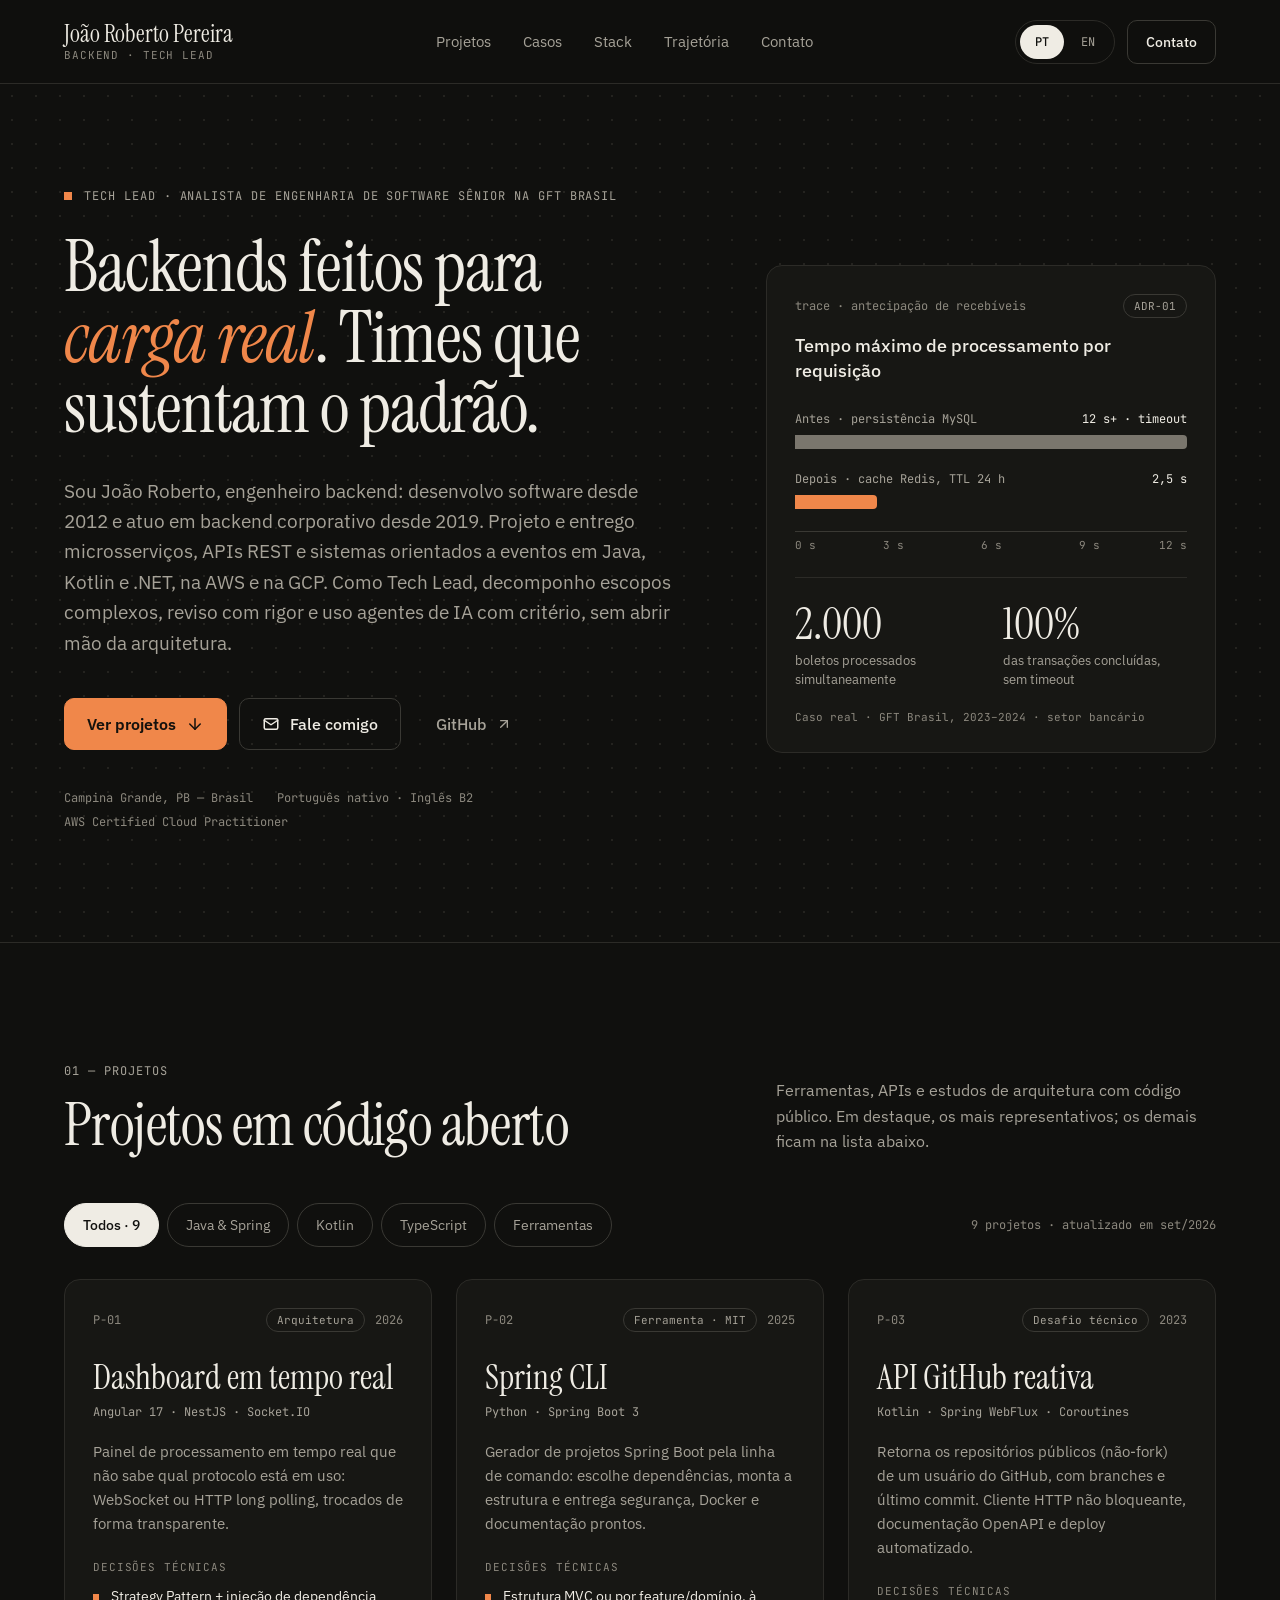
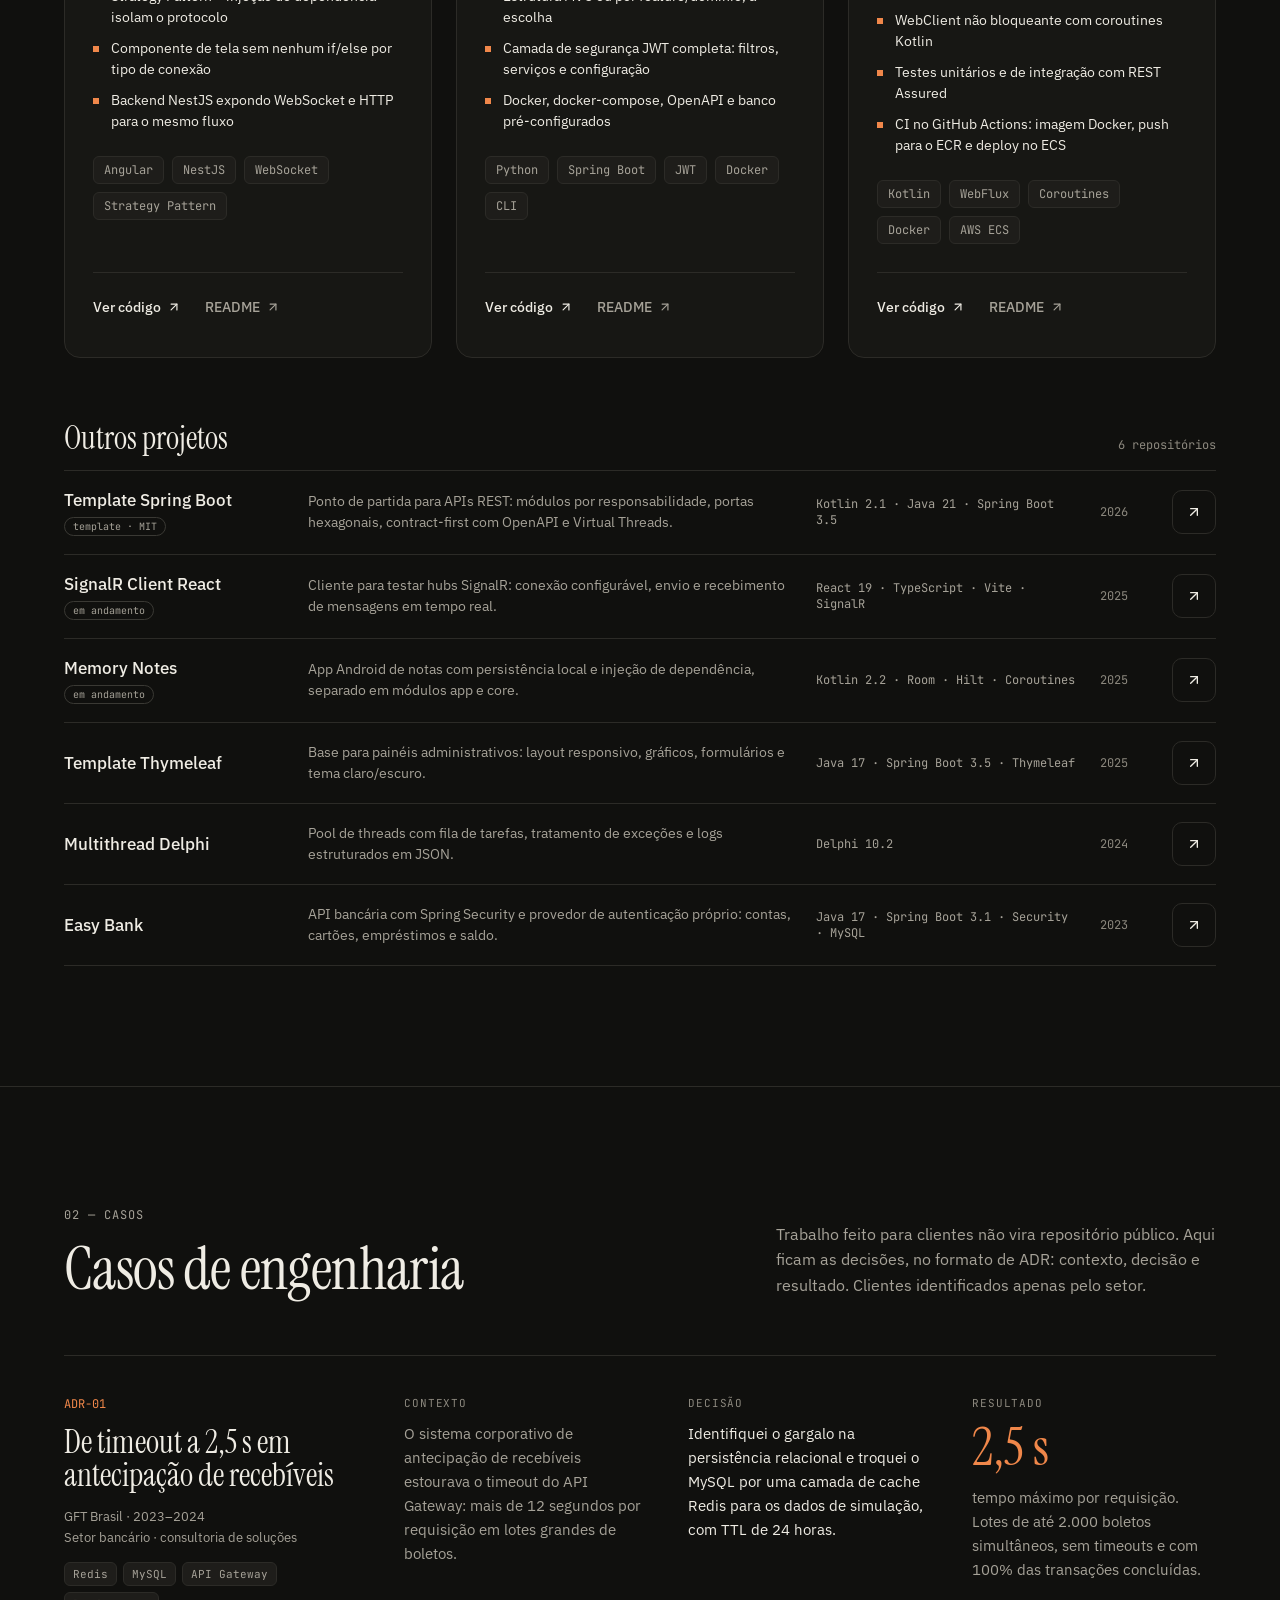
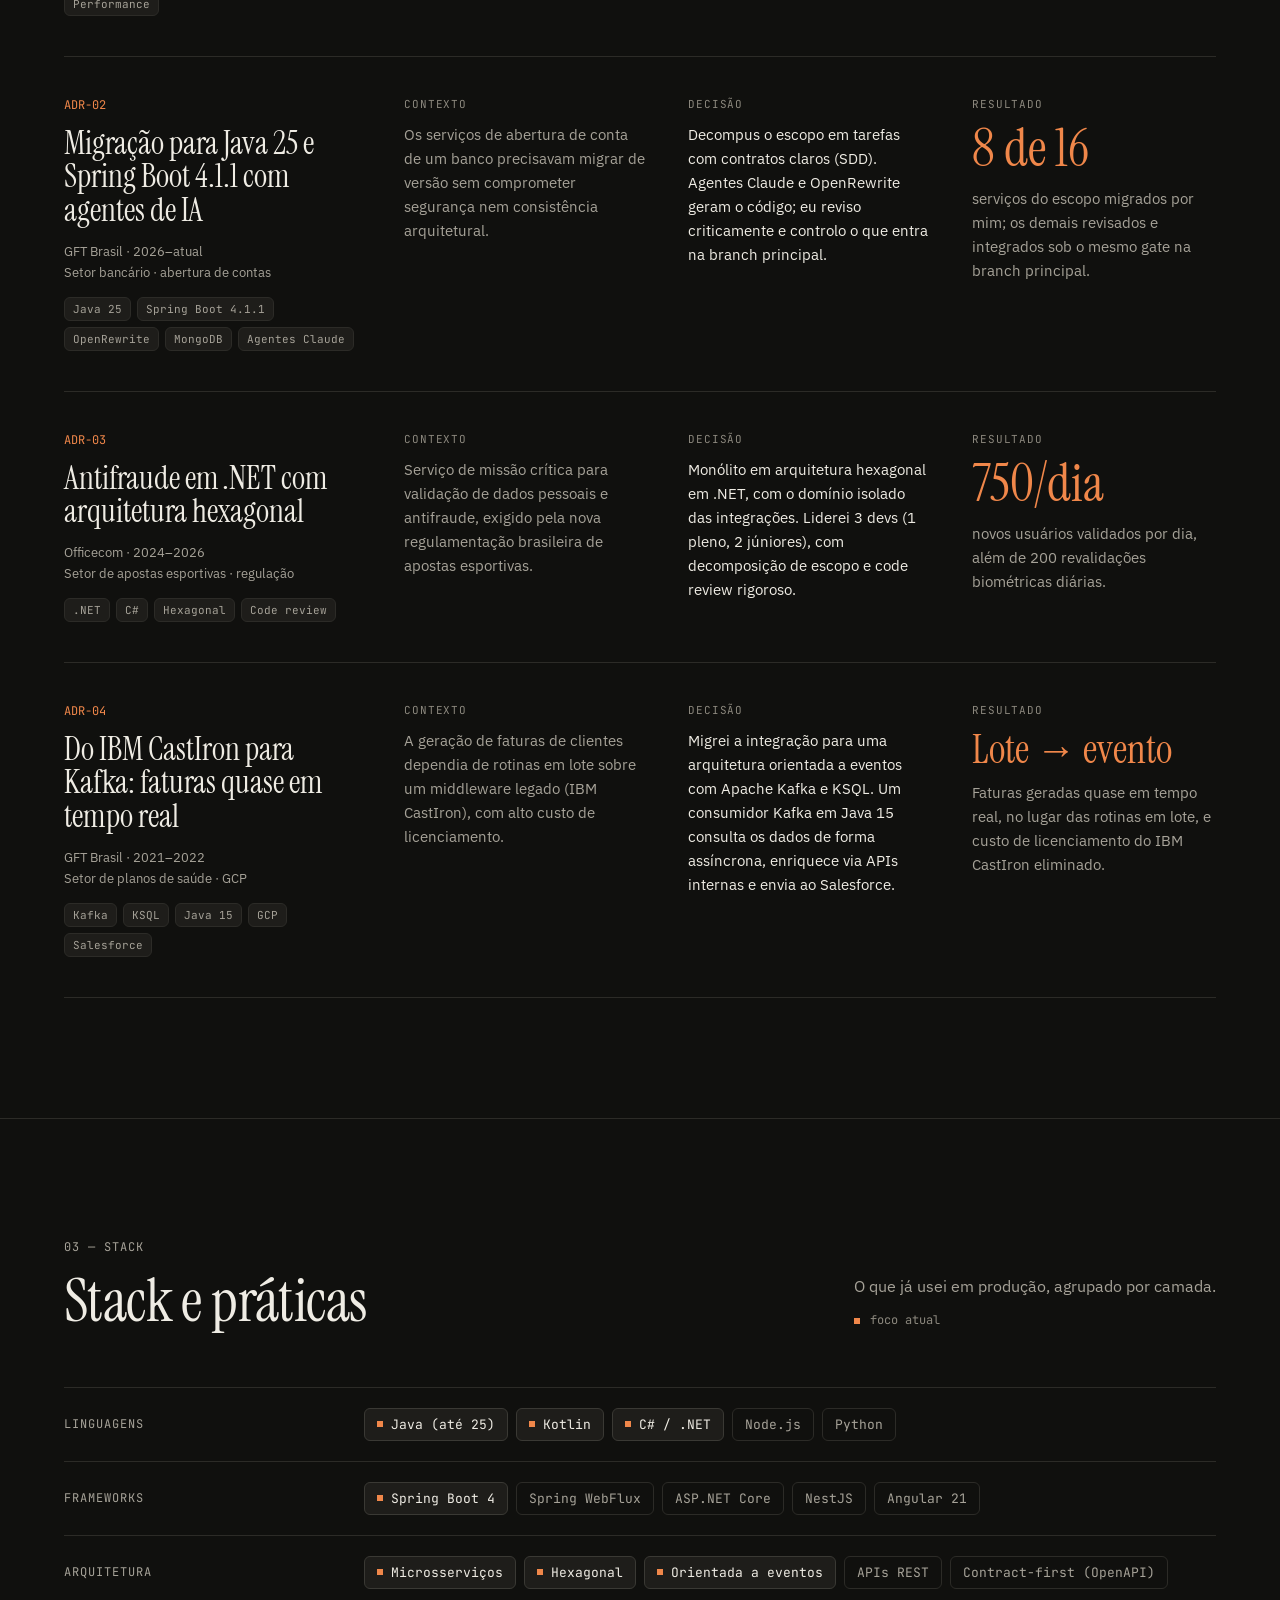
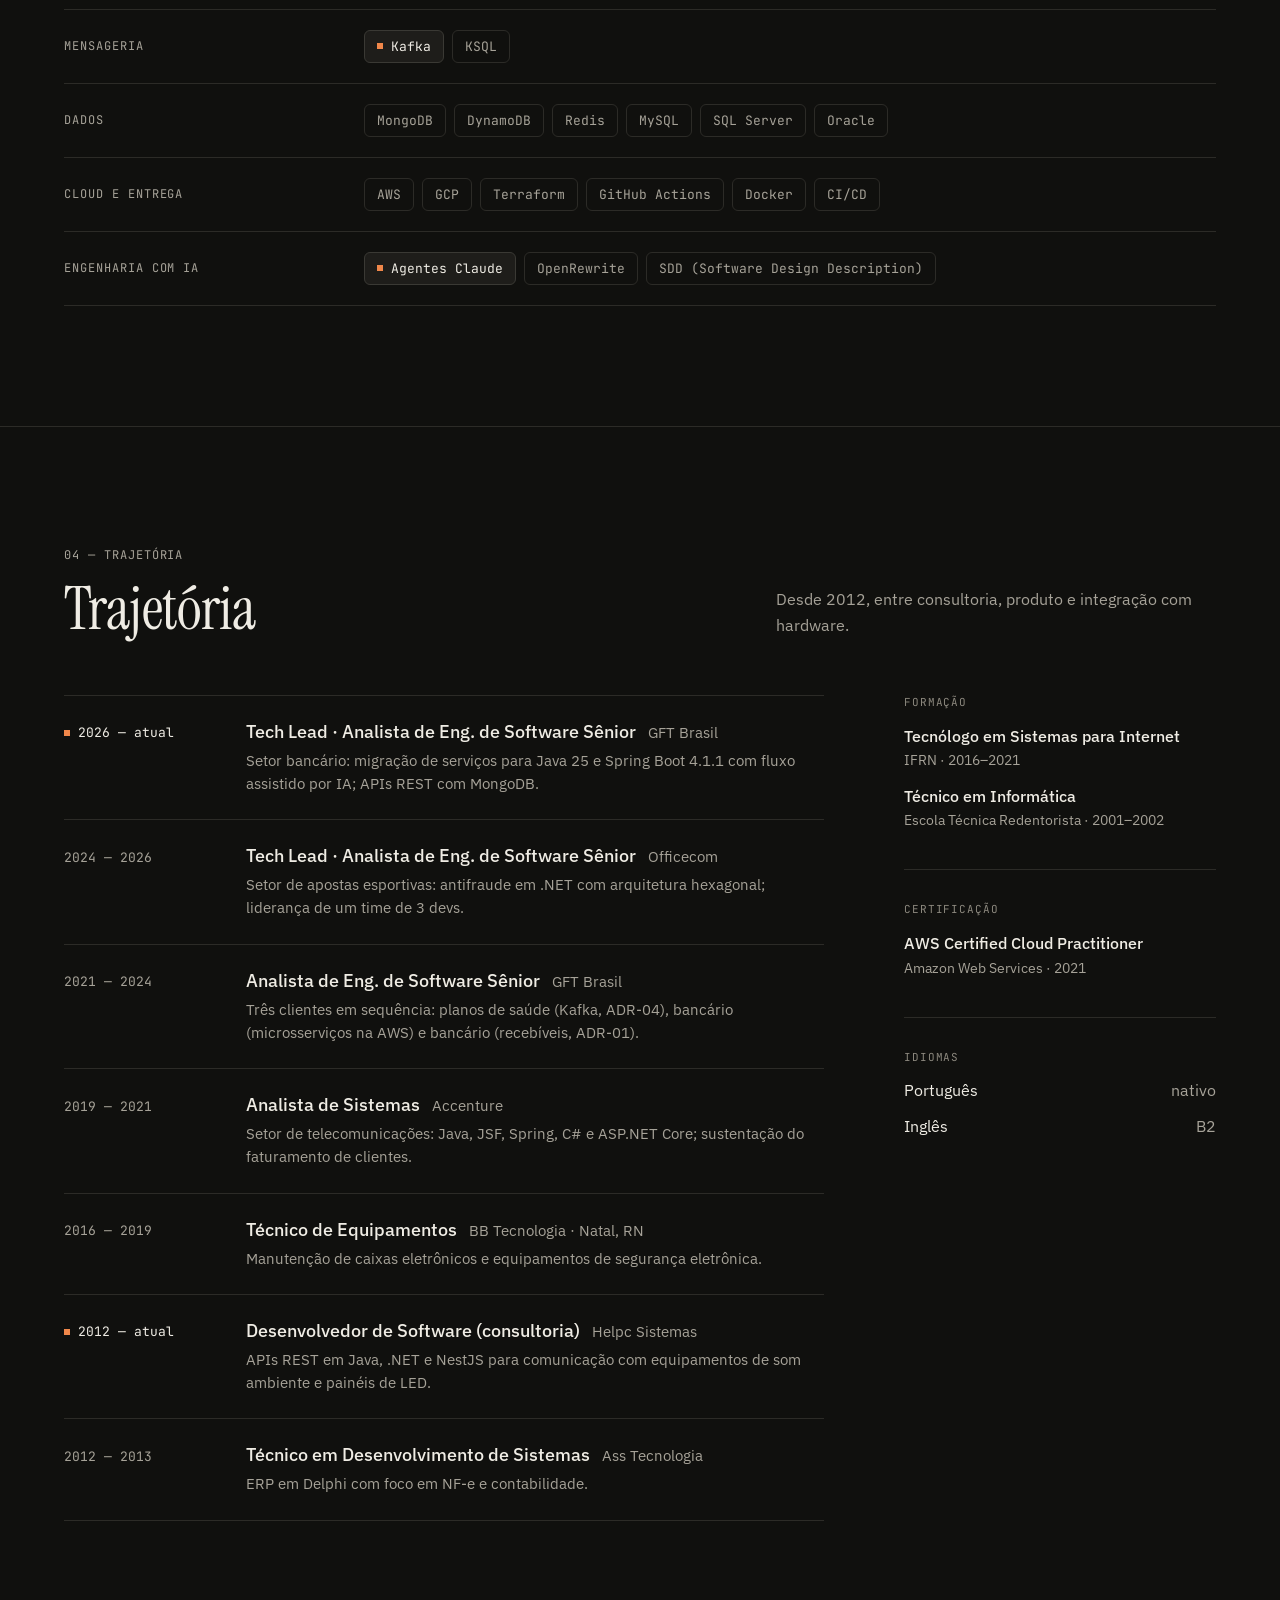
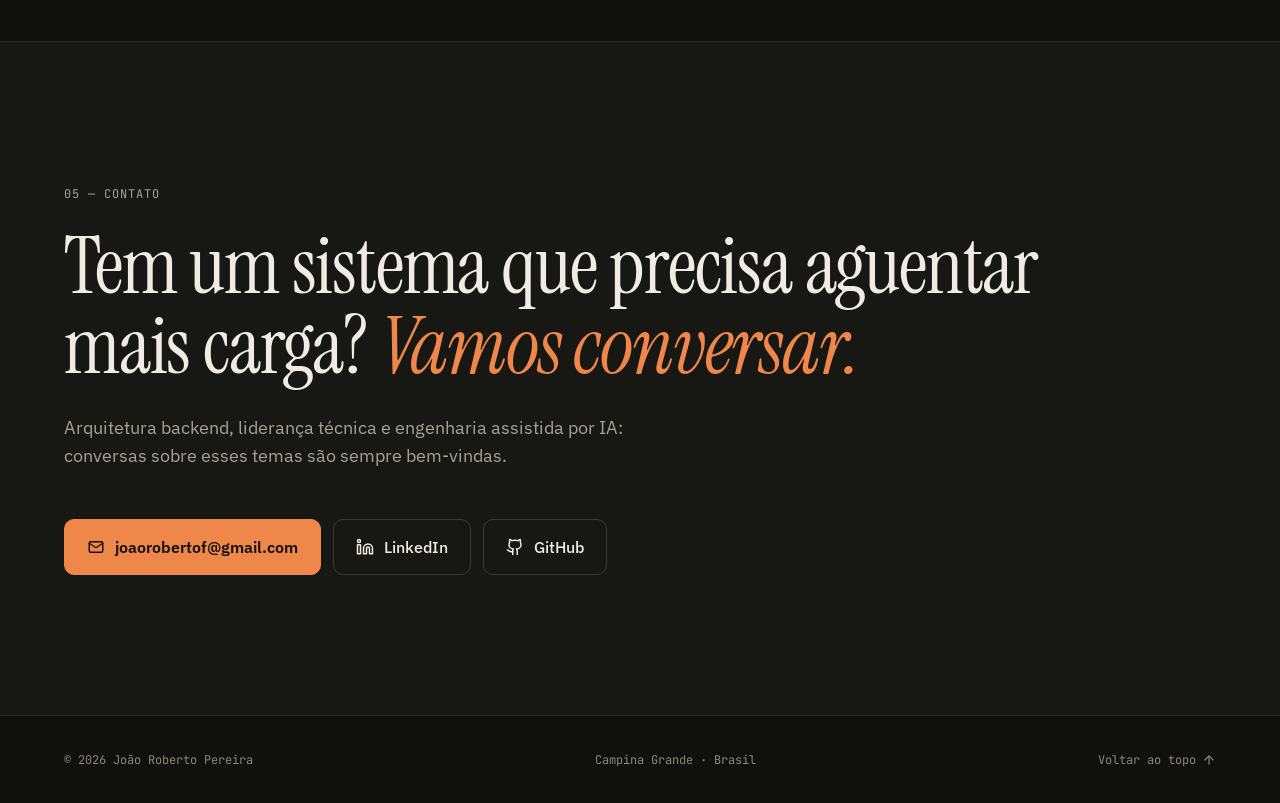
<file: index.html>
<!DOCTYPE html>
<html lang="pt-BR">
<head>
<meta charset="UTF-8">
<meta name="viewport" content="width=device-width, initial-scale=1.0">
<title>João Roberto Pereira | Tech Lead e Engenheiro de Software Backend</title>
<meta name="description" content="Tech Lead e engenheiro de software backend: microsserviços, APIs REST e sistemas orientados a eventos em Java, Kotlin e .NET, na AWS e na GCP.">
<meta name="theme-color" content="#10100E">
<meta property="og:type" content="website">
<meta property="og:title" content="João Roberto Pereira | Tech Lead e Engenheiro de Software Backend">
<meta property="og:description" content="Backends feitos para carga real. Projetos, casos de engenharia e trajetória.">
<meta property="og:url" content="https://joaorobertopereira.github.io/">
<meta property="og:locale" content="pt_BR">
<link rel="canonical" href="https://joaorobertopereira.github.io/">
<link rel="alternate" hreflang="pt-BR" href="https://joaorobertopereira.github.io/">
<link rel="alternate" hreflang="en" href="https://joaorobertopereira.github.io/en/">
<link rel="alternate" hreflang="x-default" href="https://joaorobertopereira.github.io/">
<link rel="preconnect" href="https://fonts.googleapis.com">
<link rel="preconnect" href="https://fonts.gstatic.com" crossorigin>
<link href="https://fonts.googleapis.com/css2?family=Instrument+Serif:ital@0;1&family=IBM+Plex+Sans:wght@400;500;600&family=JetBrains+Mono:wght@400;500&display=swap" rel="stylesheet">
<link rel="stylesheet" href="/assets/css/site.css">
</head>
<body>
<svg width="0" height="0" style="position: absolute" aria-hidden="true">
  <symbol id="i-out" viewBox="0 0 24 24" fill="none" stroke="currentColor" stroke-width="2" stroke-linecap="round" stroke-linejoin="round"><path d="M7 17 17 7"/><path d="M7 7h10v10"/></symbol>
  <symbol id="i-down" viewBox="0 0 24 24" fill="none" stroke="currentColor" stroke-width="2" stroke-linecap="round" stroke-linejoin="round"><path d="M12 5v14"/><path d="m19 12-7 7-7-7"/></symbol>
  <symbol id="i-up" viewBox="0 0 24 24" fill="none" stroke="currentColor" stroke-width="2" stroke-linecap="round" stroke-linejoin="round"><path d="M12 19V5"/><path d="m5 12 7-7 7 7"/></symbol>
  <symbol id="i-mail" viewBox="0 0 24 24" fill="none" stroke="currentColor" stroke-width="2" stroke-linecap="round" stroke-linejoin="round"><rect x="3" y="5" width="18" height="14" rx="2"/><path d="m3 7 9 6 9-6"/></symbol>
  <symbol id="i-menu" viewBox="0 0 24 24" fill="none" stroke="currentColor" stroke-width="2" stroke-linecap="round"><path d="M4 7h16"/><path d="M4 12h16"/><path d="M4 17h16"/></symbol>
  <symbol id="i-linkedin" viewBox="0 0 24 24" fill="none" stroke="currentColor" stroke-width="2" stroke-linecap="round" stroke-linejoin="round"><path d="M16 8a6 6 0 0 1 6 6v7h-4v-7a2 2 0 0 0-2-2 2 2 0 0 0-2 2v7h-4v-7a6 6 0 0 1 6-6z"/><rect width="4" height="12" x="2" y="9"/><circle cx="4" cy="4" r="2"/></symbol>
  <symbol id="i-github" viewBox="0 0 24 24" fill="none" stroke="currentColor" stroke-width="2" stroke-linecap="round" stroke-linejoin="round"><path d="M15 22v-4a4.8 4.8 0 0 0-1-3.5c3 0 6-2 6-5.5.08-1.25-.27-2.48-1-3.5.28-1.15.28-2.35 0-3.5 0 0-1 0-3 1.5-2.64-.5-5.36-.5-8 0C6 2 5 2 5 2c-.3 1.15-.3 2.35 0 3.5A5.403 5.403 0 0 0 4 9c0 3.5 3 5.5 6 5.5-.39.49-.68 1.05-.85 1.65-.17.6-.22 1.23-.15 1.85v4"/><path d="M9 18c-4.51 2-5-2-7-2"/></symbol>
</svg>
<a class="skip" href="#conteudo">Pular para o conteúdo</a>

<header class="site-header wrap">
  <a class="brand" href="#topo">
    <span class="brand-name">João Roberto Pereira</span>
    <span class="brand-role">backend · tech lead</span>
  </a>
  <nav id="site-nav" class="site-nav" aria-label="Seções">
    <a href="#projetos">Projetos</a>
    <a href="#casos">Casos</a>
    <a href="#stack">Stack</a>
    <a href="#trajetoria">Trajetória</a>
    <a href="#contato">Contato</a>
  </nav>
  <div class="header-actions">
    <div class="lang" aria-label="Idioma">
      <span aria-current="true">PT</span>
      <a href="/en/" lang="en" hreflang="en">EN</a>
    </div>
    <a class="btn btn-sm header-cv" href="#contato">Contato</a>
    <button class="menu-btn" type="button" aria-label="Abrir menu" aria-controls="site-nav" aria-expanded="false"><svg width="20" height="20" aria-hidden="true"><use href="#i-menu"/></svg></button>
  </div>
</header>

<main id="conteudo">
<section id="topo" class="hero wrap">
  <div class="hero-main">
    <p class="hero-eyebrow eyebrow"><span class="dot" aria-hidden="true"></span><span>Tech Lead · Analista de Engenharia de Software Sênior na GFT Brasil</span></p>
    <h1>Backends feitos para <em>carga real</em>. Times que sustentam o padrão.</h1>
    <p class="hero-lead">Sou João Roberto, engenheiro backend: desenvolvo software desde 2012 e atuo em backend corporativo desde 2019. Projeto e entrego microsserviços, APIs REST e sistemas orientados a eventos em Java, Kotlin e .NET, na AWS e na GCP. Como Tech Lead, decomponho escopos complexos, reviso com rigor e uso agentes de IA com critério, sem abrir mão da arquitetura.</p>
    <div class="hero-ctas">
      <a class="btn btn-primary" href="#projetos">Ver projetos <svg width="18" height="18" aria-hidden="true"><use href="#i-down"/></svg></a>
      <a class="btn" href="#contato"><svg width="18" height="18" aria-hidden="true"><use href="#i-mail"/></svg> Fale comigo</a>
      <a class="btn" href="https://github.com/joaorobertopereira" style="border-color: transparent; color: var(--muted)">GitHub <svg width="16" height="16" aria-hidden="true"><use href="#i-out"/></svg></a>
    </div>
    <div class="hero-meta">
      <span>Campina Grande, PB — Brasil</span>
      <span>Português nativo · Inglês B2</span>
      <span>AWS Certified Cloud Practitioner</span>
    </div>
  </div>

  <figure class="trace" style="margin: 0">
    <div class="trace-head"><span>trace · antecipação de recebíveis</span><a class="pill" href="#casos">ADR-01</a></div>
    <h2>Tempo máximo de processamento por requisição</h2>
    <div class="bars">
      <div class="bar-row">
        <div class="bar-label"><span class="muted">Antes · persistência MySQL</span><span>12 s+ · timeout</span></div>
        <div class="bar bar-before" aria-hidden="true"></div>
      </div>
      <div class="bar-row">
        <div class="bar-label"><span class="muted">Depois · cache Redis, TTL 24 h</span><span>2,5 s</span></div>
        <div class="bar bar-after" aria-hidden="true"></div>
      </div>
      <div class="axis" aria-hidden="true"><span>0 s</span><span style="left: 25%">3 s</span><span style="left: 50%">6 s</span><span style="left: 75%">9 s</span><span>12 s</span></div>
    </div>
    <div class="trace-stats">
      <div class="stat"><b>2.000</b><span>boletos processados simultaneamente</span></div>
      <div class="stat"><b>100%</b><span>das transações concluídas, sem timeout</span></div>
    </div>
    <figcaption class="trace-foot">Caso real · GFT Brasil, 2023–2024 · setor bancário</figcaption>
  </figure>
</section>

<section id="projetos" class="section wrap">
  <div class="section-head">
    <div class="section-title">
      <span class="eyebrow">01 — Projetos</span>
      <h2>Projetos em código aberto</h2>
    </div>
    <p class="section-aside">Ferramentas, APIs e estudos de arquitetura com código público. Em destaque, os mais representativos; os demais ficam na lista abaixo.</p>
  </div>

  <div class="filters-bar">
    <div class="filters" role="group" aria-label="Filtrar projetos">
      <button class="filter" type="button" data-filter="all" aria-pressed="true">Todos · 9</button>
      <button class="filter" type="button" data-filter="spring" aria-pressed="false">Java &amp; Spring</button>
      <button class="filter" type="button" data-filter="kotlin" aria-pressed="false">Kotlin</button>
      <button class="filter" type="button" data-filter="typescript" aria-pressed="false">TypeScript</button>
      <button class="filter" type="button" data-filter="tools" aria-pressed="false">Ferramentas</button>
    </div>
    <span class="filters-count mono faint" style="font-size: 12px">9 projetos · atualizado em set/2026</span>
  </div>

  <div class="featured">
    <article class="card" data-tags="typescript">
      <div class="card-top"><span>P-01</span><div><span class="pill">Arquitetura</span><span>2026</span></div></div>
      <h3>Dashboard em tempo real</h3>
      <p class="card-stack">Angular 17 · NestJS · Socket.IO</p>
      <p class="card-desc">Painel de processamento em tempo real que não sabe qual protocolo está em uso: WebSocket ou HTTP long polling, trocados de forma transparente.</p>
      <p class="card-label">Decisões técnicas</p>
      <ul class="decisions">
        <li><span class="dot" aria-hidden="true"></span><span>Strategy Pattern + injeção de dependência isolam o protocolo</span></li>
        <li><span class="dot" aria-hidden="true"></span><span>Componente de tela sem nenhum if/else por tipo de conexão</span></li>
        <li><span class="dot" aria-hidden="true"></span><span>Backend NestJS expondo WebSocket e HTTP para o mesmo fluxo</span></li>
      </ul>
      <div class="tags"><span>Angular</span><span>NestJS</span><span>WebSocket</span><span>Strategy Pattern</span></div>
      <div class="card-foot"><div class="card-links">
        <a class="link-icon" href="https://github.com/joaorobertopereira/dashboard">Ver código <svg width="14" height="14" aria-hidden="true"><use href="#i-out"/></svg></a>
        <a class="link-icon muted" href="https://github.com/joaorobertopereira/dashboard#readme">README <svg width="14" height="14" aria-hidden="true"><use href="#i-out"/></svg></a>
      </div></div>
    </article>

    <article class="card" data-tags="tools spring">
      <div class="card-top"><span>P-02</span><div><span class="pill">Ferramenta · MIT</span><span>2025</span></div></div>
      <h3>Spring CLI</h3>
      <p class="card-stack">Python · Spring Boot 3</p>
      <p class="card-desc">Gerador de projetos Spring Boot pela linha de comando: escolhe dependências, monta a estrutura e entrega segurança, Docker e documentação prontos.</p>
      <p class="card-label">Decisões técnicas</p>
      <ul class="decisions">
        <li><span class="dot" aria-hidden="true"></span><span>Estrutura MVC ou por feature/domínio, à escolha</span></li>
        <li><span class="dot" aria-hidden="true"></span><span>Camada de segurança JWT completa: filtros, serviços e configuração</span></li>
        <li><span class="dot" aria-hidden="true"></span><span>Docker, docker-compose, OpenAPI e banco pré-configurados</span></li>
      </ul>
      <div class="tags"><span>Python</span><span>Spring Boot</span><span>JWT</span><span>Docker</span><span>CLI</span></div>
      <div class="card-foot"><div class="card-links">
        <a class="link-icon" href="https://github.com/joaorobertopereira/spring-cli">Ver código <svg width="14" height="14" aria-hidden="true"><use href="#i-out"/></svg></a>
        <a class="link-icon muted" href="https://github.com/joaorobertopereira/spring-cli#readme">README <svg width="14" height="14" aria-hidden="true"><use href="#i-out"/></svg></a>
      </div></div>
    </article>

    <article class="card" data-tags="kotlin spring">
      <div class="card-top"><span>P-03</span><div><span class="pill">Desafio técnico</span><span>2023</span></div></div>
      <h3>API GitHub reativa</h3>
      <p class="card-stack">Kotlin · Spring WebFlux · Coroutines</p>
      <p class="card-desc">Retorna os repositórios públicos (não-fork) de um usuário do GitHub, com branches e último commit. Cliente HTTP não bloqueante, documentação OpenAPI e deploy automatizado.</p>
      <p class="card-label">Decisões técnicas</p>
      <ul class="decisions">
        <li><span class="dot" aria-hidden="true"></span><span>WebClient não bloqueante com coroutines Kotlin</span></li>
        <li><span class="dot" aria-hidden="true"></span><span>Testes unitários e de integração com REST Assured</span></li>
        <li><span class="dot" aria-hidden="true"></span><span>CI no GitHub Actions: imagem Docker, push para o ECR e deploy no ECS</span></li>
      </ul>
      <div class="tags"><span>Kotlin</span><span>WebFlux</span><span>Coroutines</span><span>Docker</span><span>AWS ECS</span></div>
      <div class="card-foot"><div class="card-links">
        <a class="link-icon" href="https://github.com/joaorobertopereira/api-github">Ver código <svg width="14" height="14" aria-hidden="true"><use href="#i-out"/></svg></a>
        <a class="link-icon muted" href="https://github.com/joaorobertopereira/api-github#readme">README <svg width="14" height="14" aria-hidden="true"><use href="#i-out"/></svg></a>
      </div></div>
    </article>
  </div>

  <div class="more">
    <div class="more-head"><h3>Outros projetos</h3><span class="mono faint" style="font-size: 12px">6 repositórios</span></div>
    <ul class="more-list">
      <li data-tags="kotlin spring tools">
        <span class="more-name">Template Spring Boot <span class="pill">template · MIT</span></span>
        <p class="more-desc">Ponto de partida para APIs REST: módulos por responsabilidade, portas hexagonais, contract-first com OpenAPI e Virtual Threads.</p>
        <span class="more-stack">Kotlin 2.1 · Java 21 · Spring Boot 3.5</span>
        <span class="more-year">2026</span>
        <a class="icon-btn" href="https://github.com/joaorobertopereira/template-spring-boot" aria-label="Código do Template Spring Boot no GitHub"><svg width="16" height="16" aria-hidden="true"><use href="#i-out"/></svg></a>
      </li>
      <li data-tags="typescript">
        <span class="more-name">SignalR Client React <span class="pill">em andamento</span></span>
        <p class="more-desc">Cliente para testar hubs SignalR: conexão configurável, envio e recebimento de mensagens em tempo real.</p>
        <span class="more-stack">React 19 · TypeScript · Vite · SignalR</span>
        <span class="more-year">2025</span>
        <a class="icon-btn" href="https://github.com/joaorobertopereira/signalr-client-react" aria-label="Código do SignalR Client React no GitHub"><svg width="16" height="16" aria-hidden="true"><use href="#i-out"/></svg></a>
      </li>
      <li data-tags="kotlin">
        <span class="more-name">Memory Notes <span class="pill">em andamento</span></span>
        <p class="more-desc">App Android de notas com persistência local e injeção de dependência, separado em módulos app e core.</p>
        <span class="more-stack">Kotlin 2.2 · Room · Hilt · Coroutines</span>
        <span class="more-year">2025</span>
        <a class="icon-btn" href="https://github.com/joaorobertopereira/memory.notes" aria-label="Código do Memory Notes no GitHub"><svg width="16" height="16" aria-hidden="true"><use href="#i-out"/></svg></a>
      </li>
      <li data-tags="spring tools">
        <span class="more-name">Template Thymeleaf</span>
        <p class="more-desc">Base para painéis administrativos: layout responsivo, gráficos, formulários e tema claro/escuro.</p>
        <span class="more-stack">Java 17 · Spring Boot 3.5 · Thymeleaf</span>
        <span class="more-year">2025</span>
        <a class="icon-btn" href="https://github.com/joaorobertopereira/template-thymeleaf" aria-label="Código do Template Thymeleaf no GitHub"><svg width="16" height="16" aria-hidden="true"><use href="#i-out"/></svg></a>
      </li>
      <li data-tags="delphi">
        <span class="more-name">Multithread Delphi</span>
        <p class="more-desc">Pool de threads com fila de tarefas, tratamento de exceções e logs estruturados em JSON.</p>
        <span class="more-stack">Delphi 10.2</span>
        <span class="more-year">2024</span>
        <a class="icon-btn" href="https://github.com/joaorobertopereira/multithread-delphi" aria-label="Código do Multithread Delphi no GitHub"><svg width="16" height="16" aria-hidden="true"><use href="#i-out"/></svg></a>
      </li>
      <li data-tags="spring">
        <span class="more-name">Easy Bank</span>
        <p class="more-desc">API bancária com Spring Security e provedor de autenticação próprio: contas, cartões, empréstimos e saldo.</p>
        <span class="more-stack">Java 17 · Spring Boot 3.1 · Security · MySQL</span>
        <span class="more-year">2023</span>
        <a class="icon-btn" href="https://github.com/joaorobertopereira/easy-bank" aria-label="Código do Easy Bank no GitHub"><svg width="16" height="16" aria-hidden="true"><use href="#i-out"/></svg></a>
      </li>
    </ul>
  </div>
</section>

<section id="casos" class="section wrap">
  <div class="section-head">
    <div class="section-title">
      <span class="eyebrow">02 — Casos</span>
      <h2>Casos de engenharia</h2>
    </div>
    <p class="section-aside">Trabalho feito para clientes não vira repositório público. Aqui ficam as decisões, no formato de ADR: contexto, decisão e resultado. Clientes identificados apenas pelo setor.</p>
  </div>

  <div class="adrs">
    <article class="adr">
      <div class="adr-meta">
        <span class="adr-id">ADR-01</span>
        <h3>De timeout a 2,5 s em antecipação de recebíveis</h3>
        <div class="adr-where"><span>GFT Brasil · 2023–2024</span><span>Setor bancário · consultoria de soluções</span></div>
        <div class="tags tags-sm"><span>Redis</span><span>MySQL</span><span>API Gateway</span><span>Performance</span></div>
      </div>
      <div class="adr-block"><span class="adr-label">Contexto</span><p>O sistema corporativo de antecipação de recebíveis estourava o timeout do API Gateway: mais de 12 segundos por requisição em lotes grandes de boletos.</p></div>
      <div class="adr-block"><span class="adr-label">Decisão</span><p class="decision">Identifiquei o gargalo na persistência relacional e troquei o MySQL por uma camada de cache Redis para os dados de simulação, com TTL de 24 horas.</p></div>
      <div class="adr-block"><span class="adr-label">Resultado</span><span class="adr-metric">2,5 s</span><p>tempo máximo por requisição. Lotes de até 2.000 boletos simultâneos, sem timeouts e com 100% das transações concluídas.</p></div>
    </article>

    <article class="adr">
      <div class="adr-meta">
        <span class="adr-id">ADR-02</span>
        <h3>Migração para Java 25 e Spring Boot 4.1.1 com agentes de IA</h3>
        <div class="adr-where"><span>GFT Brasil · 2026–atual</span><span>Setor bancário · abertura de contas</span></div>
        <div class="tags tags-sm"><span>Java 25</span><span>Spring Boot 4.1.1</span><span>OpenRewrite</span><span>MongoDB</span><span>Agentes Claude</span></div>
      </div>
      <div class="adr-block"><span class="adr-label">Contexto</span><p>Os serviços de abertura de conta de um banco precisavam migrar de versão sem comprometer segurança nem consistência arquitetural.</p></div>
      <div class="adr-block"><span class="adr-label">Decisão</span><p class="decision">Decompus o escopo em tarefas com contratos claros (SDD). Agentes Claude e OpenRewrite geram o código; eu reviso criticamente e controlo o que entra na branch principal.</p></div>
      <div class="adr-block"><span class="adr-label">Resultado</span><span class="adr-metric">8 de 16</span><p>serviços do escopo migrados por mim; os demais revisados e integrados sob o mesmo gate na branch principal.</p></div>
    </article>

    <article class="adr">
      <div class="adr-meta">
        <span class="adr-id">ADR-03</span>
        <h3>Antifraude em .NET com arquitetura hexagonal</h3>
        <div class="adr-where"><span>Officecom · 2024–2026</span><span>Setor de apostas esportivas · regulação</span></div>
        <div class="tags tags-sm"><span>.NET</span><span>C#</span><span>Hexagonal</span><span>Code review</span></div>
      </div>
      <div class="adr-block"><span class="adr-label">Contexto</span><p>Serviço de missão crítica para validação de dados pessoais e antifraude, exigido pela nova regulamentação brasileira de apostas esportivas.</p></div>
      <div class="adr-block"><span class="adr-label">Decisão</span><p class="decision">Monólito em arquitetura hexagonal em .NET, com o domínio isolado das integrações. Liderei 3 devs (1 pleno, 2 júniores), com decomposição de escopo e code review rigoroso.</p></div>
      <div class="adr-block"><span class="adr-label">Resultado</span><span class="adr-metric">750/dia</span><p>novos usuários validados por dia, além de 200 revalidações biométricas diárias.</p></div>
    </article>

    <article class="adr">
      <div class="adr-meta">
        <span class="adr-id">ADR-04</span>
        <h3>Do IBM CastIron para Kafka: faturas quase em tempo real</h3>
        <div class="adr-where"><span>GFT Brasil · 2021–2022</span><span>Setor de planos de saúde · GCP</span></div>
        <div class="tags tags-sm"><span>Kafka</span><span>KSQL</span><span>Java 15</span><span>GCP</span><span>Salesforce</span></div>
      </div>
      <div class="adr-block"><span class="adr-label">Contexto</span><p>A geração de faturas de clientes dependia de rotinas em lote sobre um middleware legado (IBM CastIron), com alto custo de licenciamento.</p></div>
      <div class="adr-block"><span class="adr-label">Decisão</span><p class="decision">Migrei a integração para uma arquitetura orientada a eventos com Apache Kafka e KSQL. Um consumidor Kafka em Java 15 consulta os dados de forma assíncrona, enriquece via APIs internas e envia ao Salesforce.</p></div>
      <div class="adr-block"><span class="adr-label">Resultado</span><span class="adr-metric long">Lote → evento</span><p>Faturas geradas quase em tempo real, no lugar das rotinas em lote, e custo de licenciamento do IBM CastIron eliminado.</p></div>
    </article>
  </div>
</section>

<section id="stack" class="section wrap">
  <div class="section-head">
    <div class="section-title">
      <span class="eyebrow">03 — Stack</span>
      <h2>Stack e práticas</h2>
    </div>
    <div class="section-aside">
      <p>O que já usei em produção, agrupado por camada.</p>
      <p class="legend"><span class="dot" aria-hidden="true"></span><span>foco atual</span></p>
    </div>
  </div>
  <dl class="stack">
    <div class="stack-row"><dt>Linguagens</dt><dd><span class="chip focus"><span class="dot" aria-hidden="true"></span>Java (até 25)</span><span class="chip focus"><span class="dot" aria-hidden="true"></span>Kotlin</span><span class="chip focus"><span class="dot" aria-hidden="true"></span>C# / .NET</span><span class="chip">Node.js</span><span class="chip">Python</span></dd></div>
    <div class="stack-row"><dt>Frameworks</dt><dd><span class="chip focus"><span class="dot" aria-hidden="true"></span>Spring Boot 4</span><span class="chip">Spring WebFlux</span><span class="chip">ASP.NET Core</span><span class="chip">NestJS</span><span class="chip">Angular 21</span></dd></div>
    <div class="stack-row"><dt>Arquitetura</dt><dd><span class="chip focus"><span class="dot" aria-hidden="true"></span>Microsserviços</span><span class="chip focus"><span class="dot" aria-hidden="true"></span>Hexagonal</span><span class="chip focus"><span class="dot" aria-hidden="true"></span>Orientada a eventos</span><span class="chip">APIs REST</span><span class="chip">Contract-first (OpenAPI)</span></dd></div>
    <div class="stack-row"><dt>Mensageria</dt><dd><span class="chip focus"><span class="dot" aria-hidden="true"></span>Kafka</span><span class="chip">KSQL</span></dd></div>
    <div class="stack-row"><dt>Dados</dt><dd><span class="chip">MongoDB</span><span class="chip">DynamoDB</span><span class="chip">Redis</span><span class="chip">MySQL</span><span class="chip">SQL Server</span><span class="chip">Oracle</span></dd></div>
    <div class="stack-row"><dt>Cloud e entrega</dt><dd><span class="chip">AWS</span><span class="chip">GCP</span><span class="chip">Terraform</span><span class="chip">GitHub Actions</span><span class="chip">Docker</span><span class="chip">CI/CD</span></dd></div>
    <div class="stack-row"><dt>Engenharia com IA</dt><dd><span class="chip focus"><span class="dot" aria-hidden="true"></span>Agentes Claude</span><span class="chip">OpenRewrite</span><span class="chip">SDD (Software Design Description)</span></dd></div>
  </dl>
</section>

<section id="trajetoria" class="section wrap">
  <div class="section-head">
    <div class="section-title">
      <span class="eyebrow">04 — Trajetória</span>
      <h2>Trajetória</h2>
    </div>
    <p class="section-aside">Desde 2012, entre consultoria, produto e integração com hardware.</p>
  </div>
  <div class="exp">
    <ol class="timeline">
      <li><span class="tl-when now"><span class="dot" aria-hidden="true"></span>2026 — atual</span><div class="tl-body"><div class="tl-role"><strong>Tech Lead · Analista de Eng. de Software Sênior</strong><span>GFT Brasil</span></div><p>Setor bancário: migração de serviços para Java 25 e Spring Boot 4.1.1 com fluxo assistido por IA; APIs REST com MongoDB.</p></div></li>
      <li><span class="tl-when">2024 — 2026</span><div class="tl-body"><div class="tl-role"><strong>Tech Lead · Analista de Eng. de Software Sênior</strong><span>Officecom</span></div><p>Setor de apostas esportivas: antifraude em .NET com arquitetura hexagonal; liderança de um time de 3 devs.</p></div></li>
      <li><span class="tl-when">2021 — 2024</span><div class="tl-body"><div class="tl-role"><strong>Analista de Eng. de Software Sênior</strong><span>GFT Brasil</span></div><p>Três clientes em sequência: planos de saúde (Kafka, ADR-04), bancário (microsserviços na AWS) e bancário (recebíveis, ADR-01).</p></div></li>
      <li><span class="tl-when">2019 — 2021</span><div class="tl-body"><div class="tl-role"><strong>Analista de Sistemas</strong><span>Accenture</span></div><p>Setor de telecomunicações: Java, JSF, Spring, C# e ASP.NET Core; sustentação do faturamento de clientes.</p></div></li>
      <li><span class="tl-when">2016 — 2019</span><div class="tl-body"><div class="tl-role"><strong>Técnico de Equipamentos</strong><span>BB Tecnologia · Natal, RN</span></div><p>Manutenção de caixas eletrônicos e equipamentos de segurança eletrônica.</p></div></li>
      <li><span class="tl-when now"><span class="dot" aria-hidden="true"></span>2012 — atual</span><div class="tl-body"><div class="tl-role"><strong>Desenvolvedor de Software (consultoria)</strong><span>Helpc Sistemas</span></div><p>APIs REST em Java, .NET e NestJS para comunicação com equipamentos de som ambiente e painéis de LED.</p></div></li>
      <li><span class="tl-when">2012 — 2013</span><div class="tl-body"><div class="tl-role"><strong>Técnico em Desenvolvimento de Sistemas</strong><span>Ass Tecnologia</span></div><p>ERP em Delphi com foco em NF-e e contabilidade.</p></div></li>
    </ol>
    <aside class="side">
      <div class="side-block">
        <span class="side-label">Formação</span>
        <div class="side-item"><strong>Tecnólogo em Sistemas para Internet</strong><span>IFRN · 2016–2021</span></div>
        <div class="side-item"><strong>Técnico em Informática</strong><span>Escola Técnica Redentorista · 2001–2002</span></div>
      </div>
      <div class="side-block">
        <span class="side-label">Certificação</span>
        <div class="side-item"><strong>AWS Certified Cloud Practitioner</strong><span>Amazon Web Services · 2021</span></div>
      </div>
      <div class="side-block">
        <span class="side-label">Idiomas</span>
        <div class="side-lang">Português <span>nativo</span></div>
        <div class="side-lang">Inglês <span>B2</span></div>
      </div>
    </aside>
  </div>
</section>

<section id="contato" class="contact wrap">
  <span class="eyebrow">05 — Contato</span>
  <h2>Tem um sistema que precisa aguentar mais carga? <em>Vamos conversar.</em></h2>
  <p>Arquitetura backend, liderança técnica e engenharia assistida por IA: conversas sobre esses temas são sempre bem-vindas.</p>
  <div class="contact-ctas">
    <a class="btn btn-primary" href="mailto:joaorobertof@gmail.com"><svg width="18" height="18" aria-hidden="true"><use href="#i-mail"/></svg> joaorobertof@gmail.com</a>
    <a class="btn" href="https://www.linkedin.com/in/joao-roberto-pereira/"><svg width="18" height="18" aria-hidden="true"><use href="#i-linkedin"/></svg> LinkedIn</a>
    <a class="btn" href="https://github.com/joaorobertopereira"><svg width="18" height="18" aria-hidden="true"><use href="#i-github"/></svg> GitHub</a>
  </div>
</section>
</main>

<footer class="site-footer wrap">
  <span>© <span id="year">2026</span> João Roberto Pereira</span>
  <span class="footer-place">Campina Grande · Brasil</span>
  <a class="link-icon" href="#topo">Voltar ao topo <svg width="14" height="14" aria-hidden="true"><use href="#i-up"/></svg></a>
</footer>

<script src="/assets/js/site.js"></script>
</body>
</html>
</file>
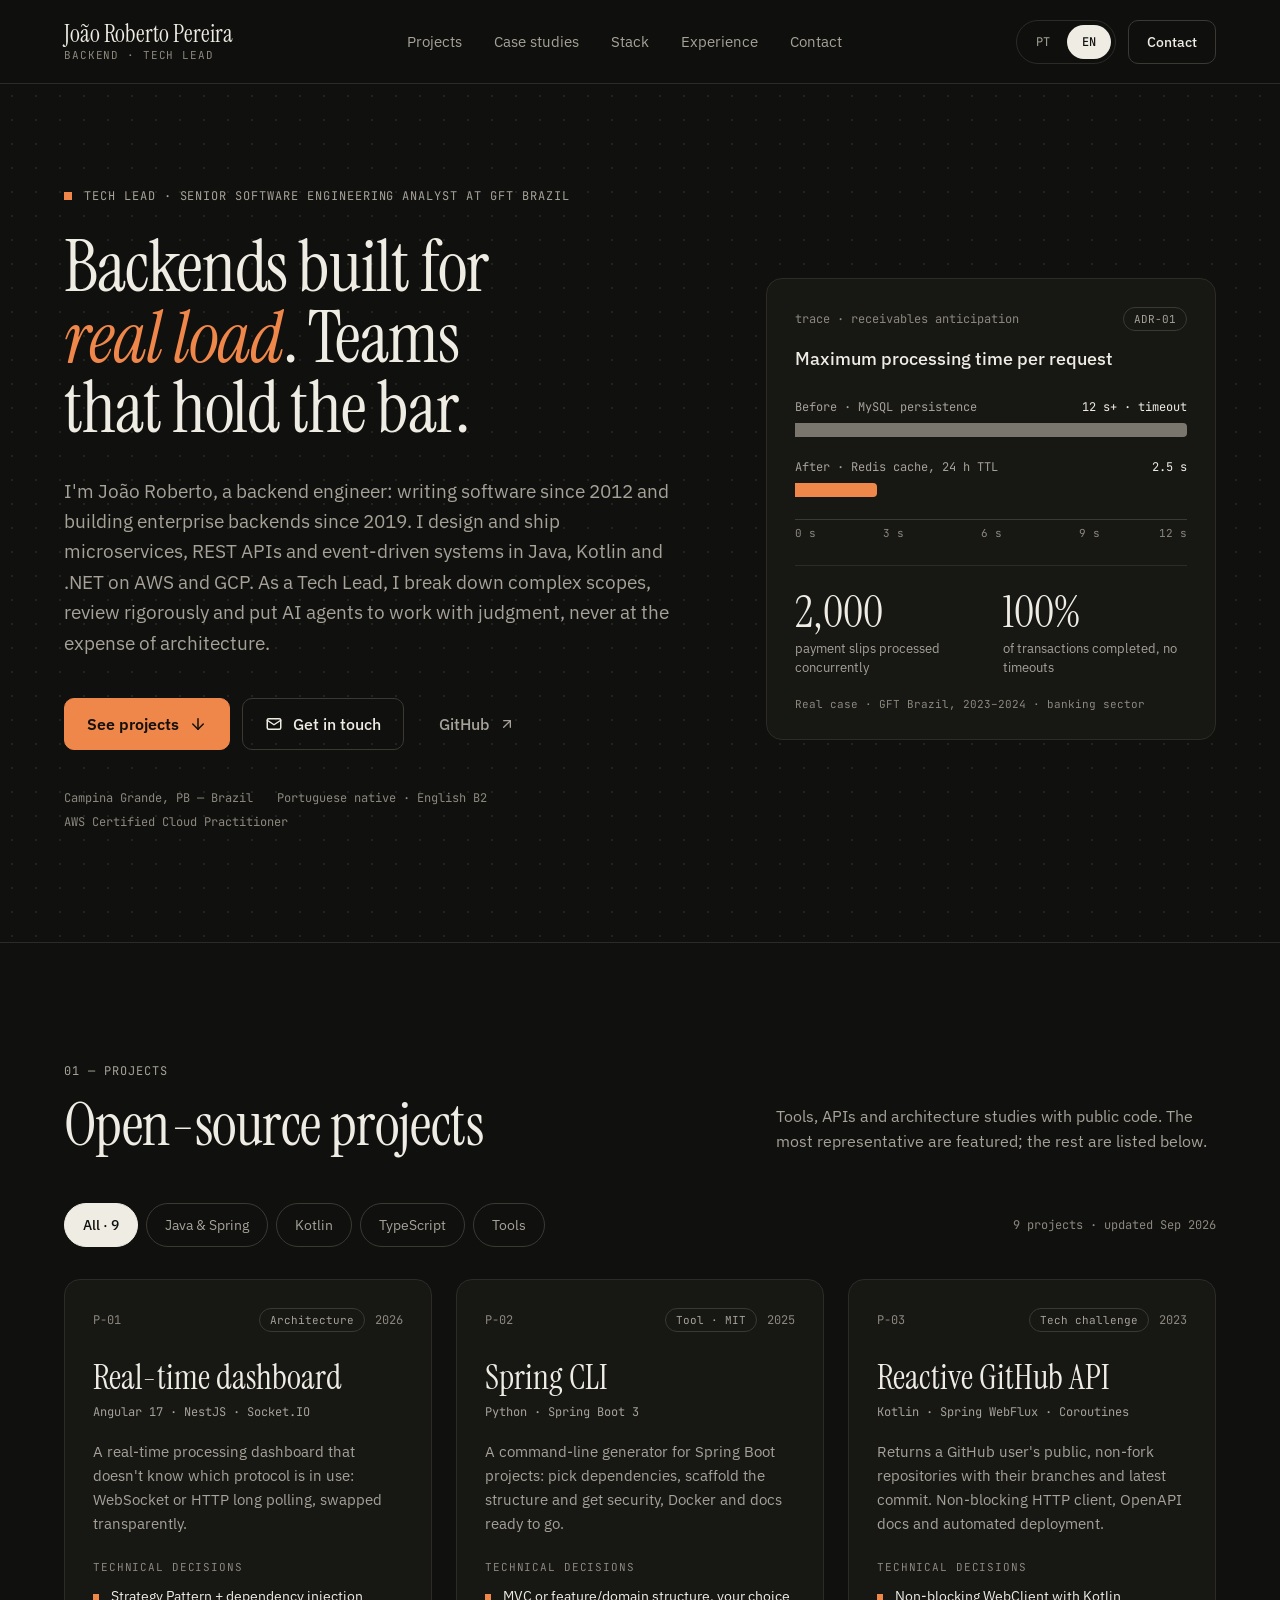
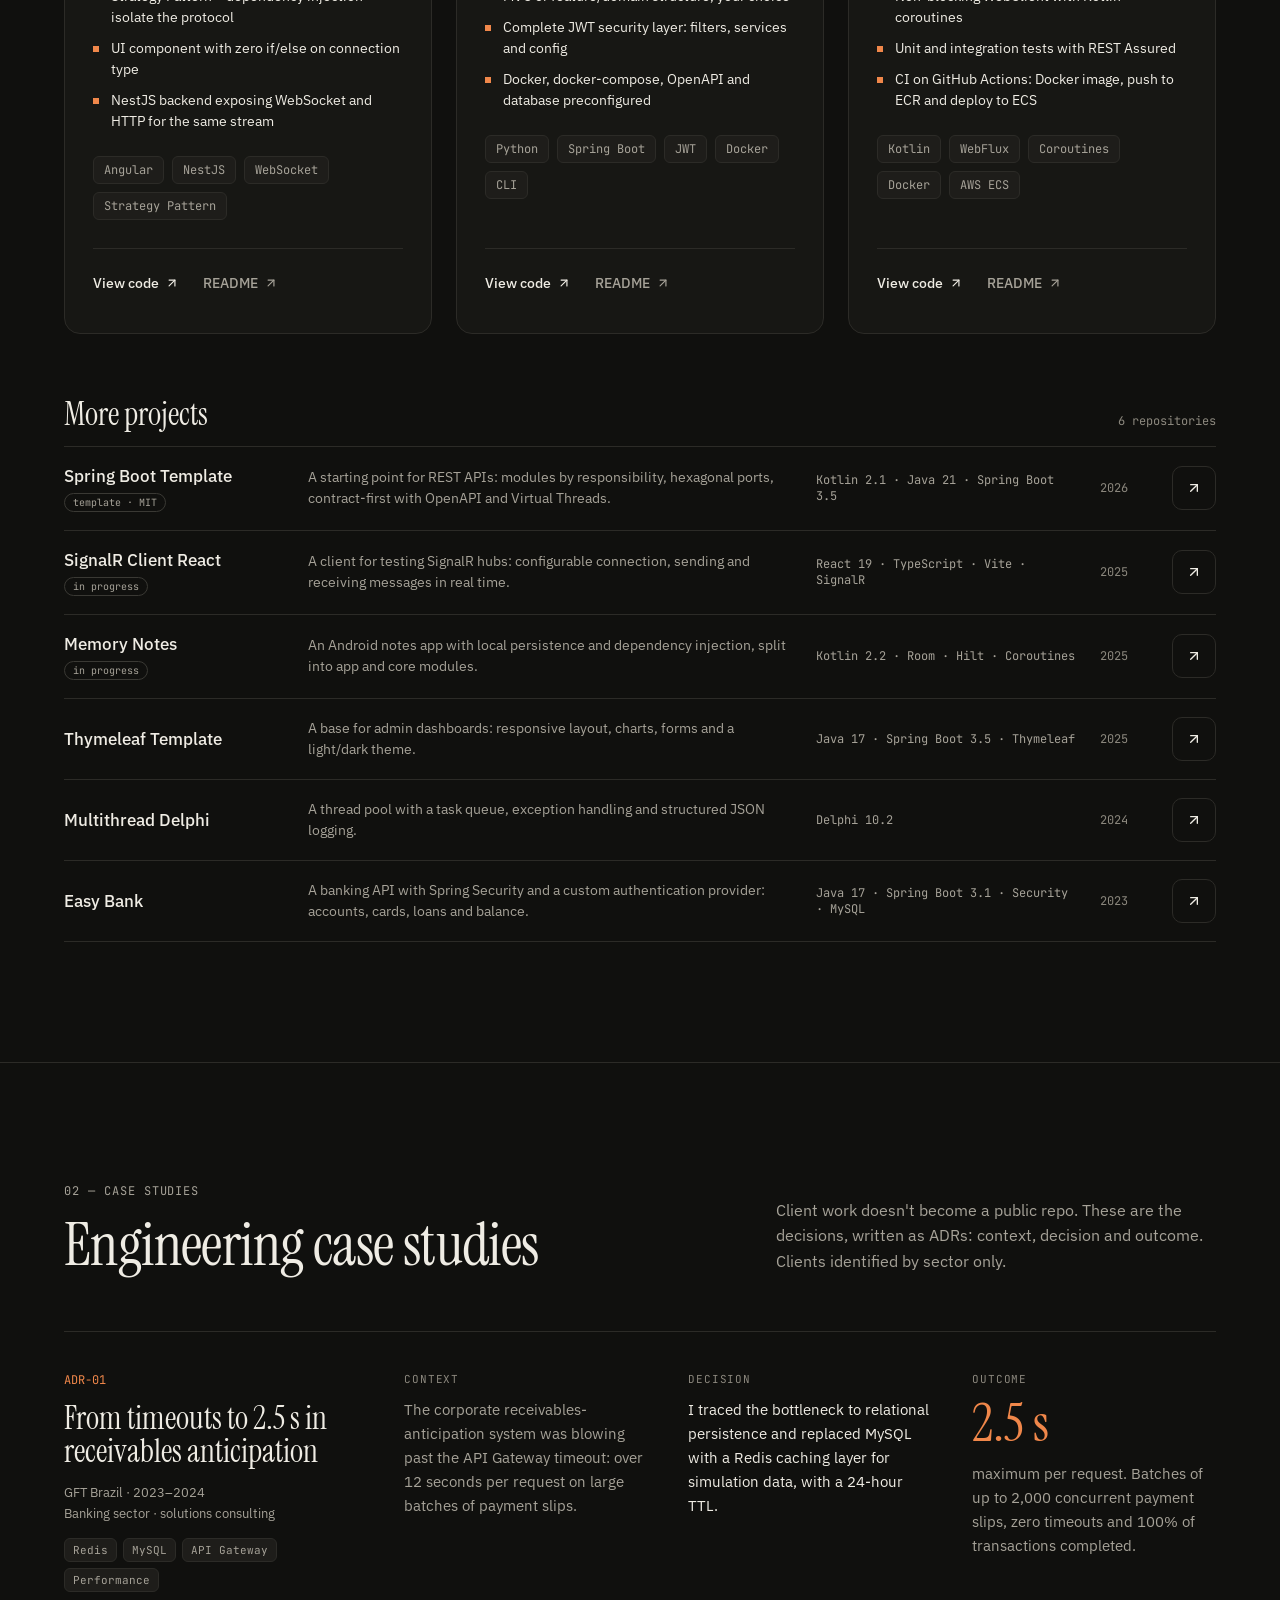
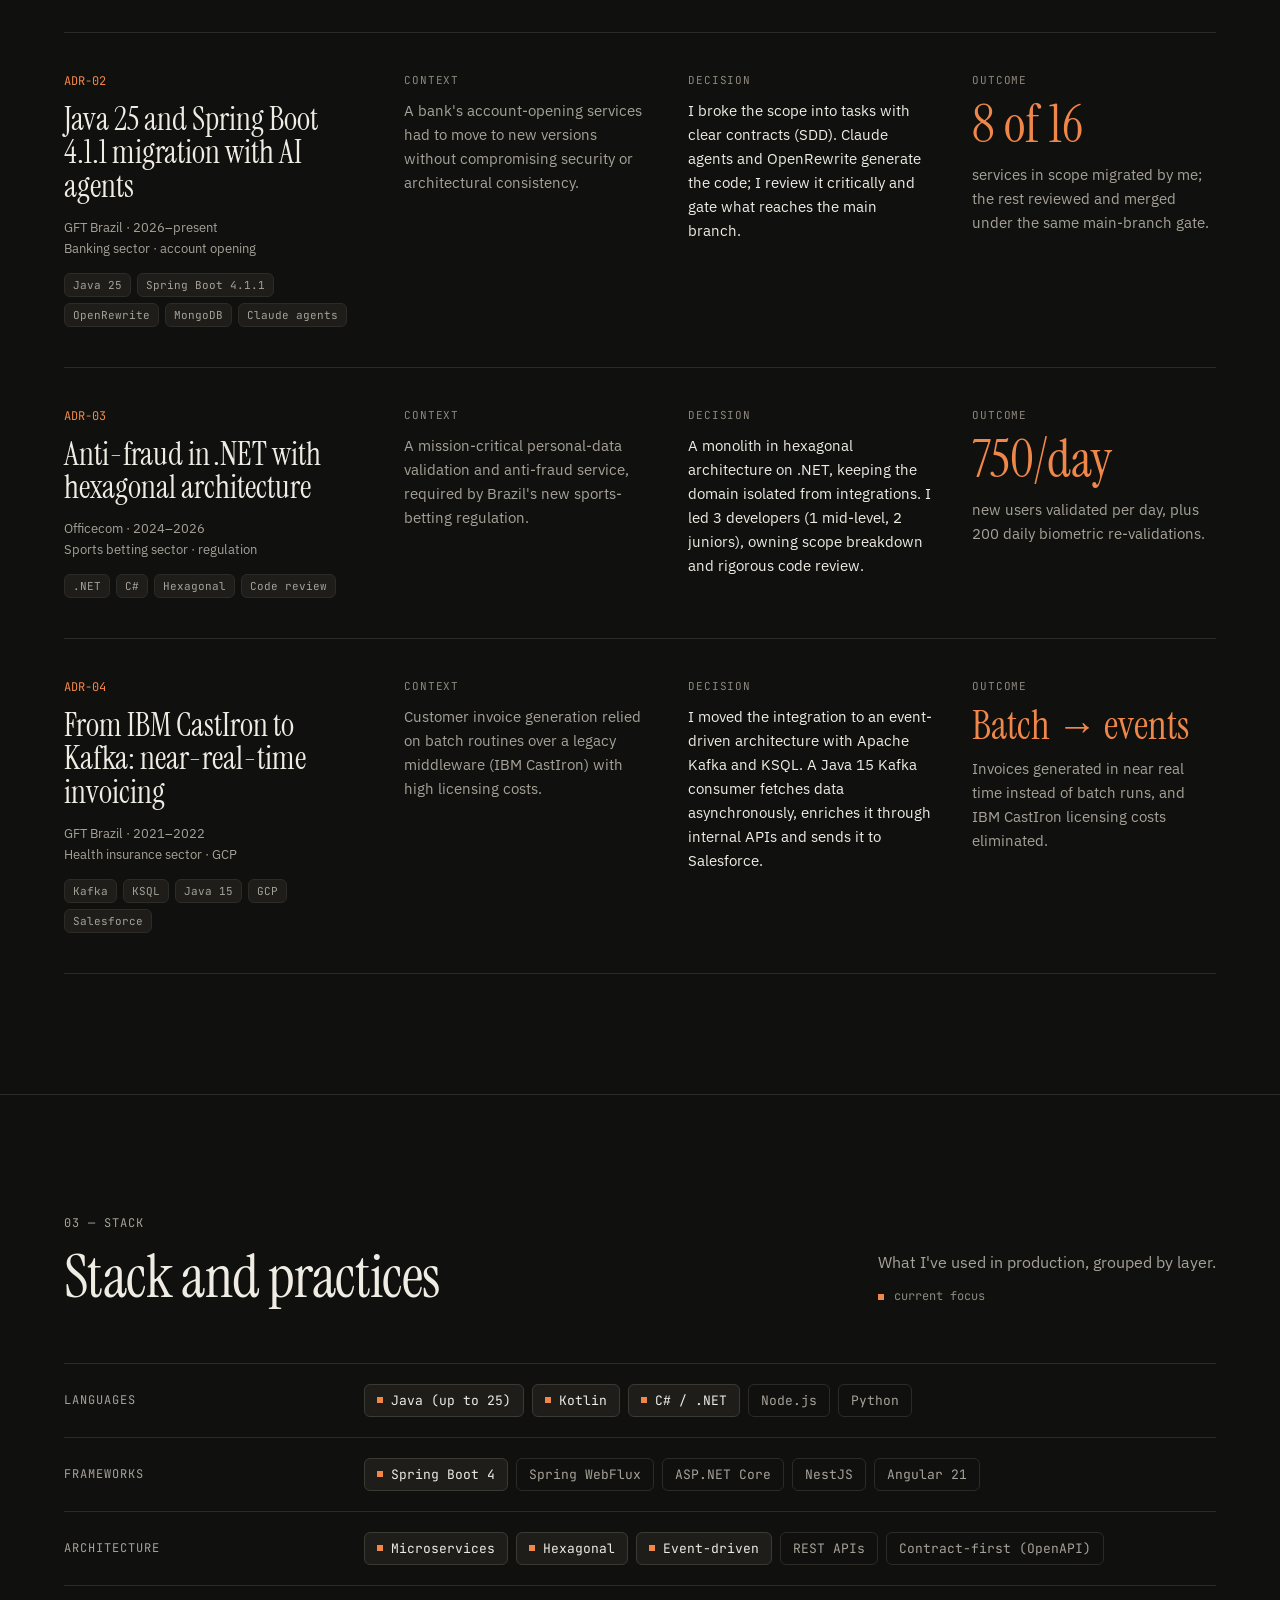
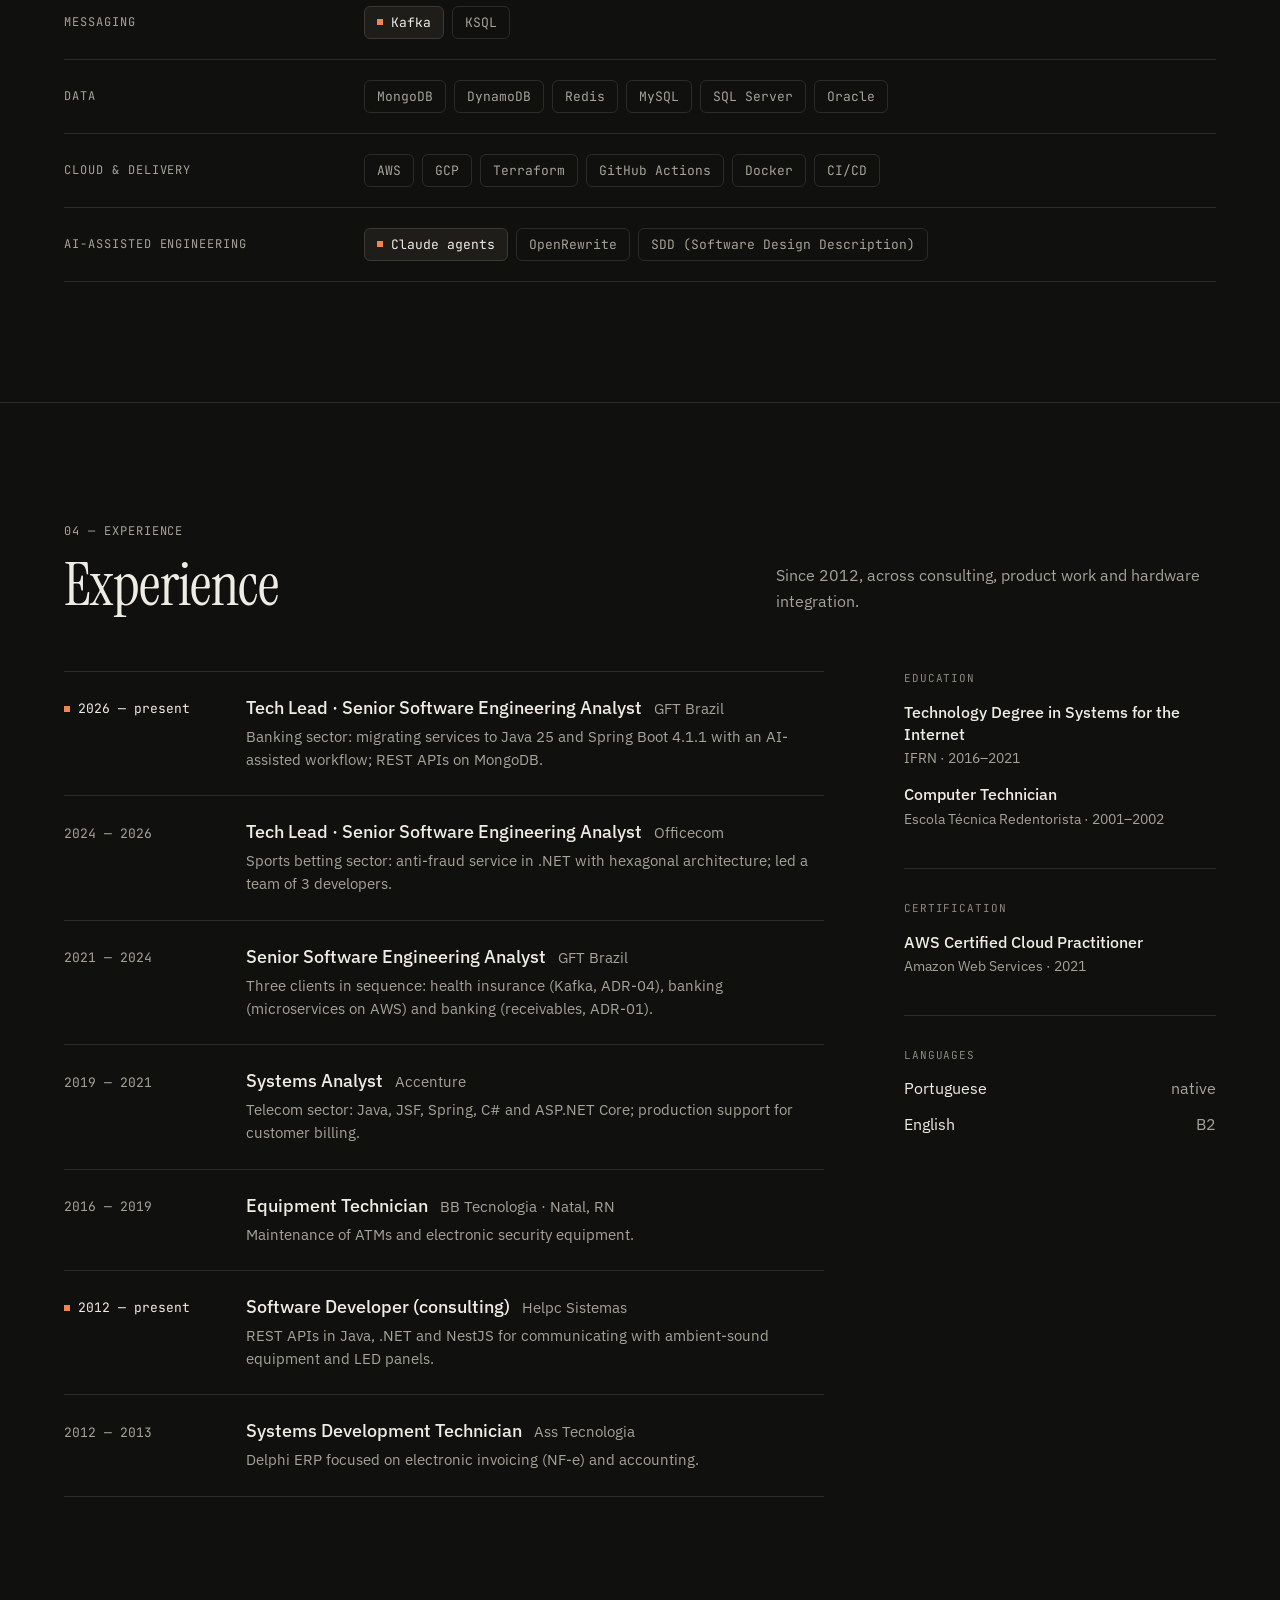
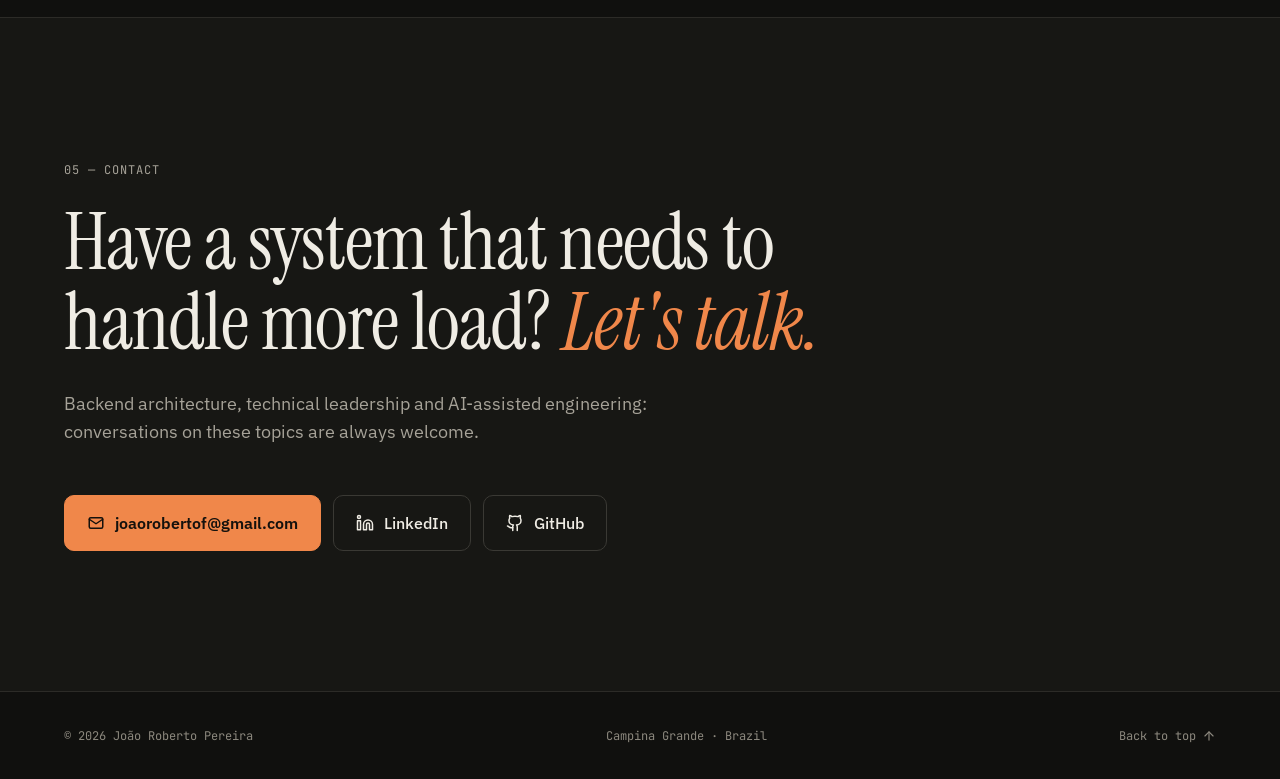
<file: en/index.html>
<!DOCTYPE html>
<html lang="en">
<head>
<meta charset="UTF-8">
<meta name="viewport" content="width=device-width, initial-scale=1.0">
<title>João Roberto Pereira | Tech Lead &amp; Backend Software Engineer</title>
<meta name="description" content="Tech Lead and backend software engineer: microservices, REST APIs and event-driven systems in Java, Kotlin and .NET on AWS and GCP.">
<meta name="theme-color" content="#10100E">
<meta property="og:type" content="website">
<meta property="og:title" content="João Roberto Pereira | Tech Lead &amp; Backend Software Engineer">
<meta property="og:description" content="Backends built for real load. Projects, engineering case studies and experience.">
<meta property="og:url" content="https://joaorobertopereira.github.io/en/">
<meta property="og:locale" content="en_US">
<link rel="canonical" href="https://joaorobertopereira.github.io/en/">
<link rel="alternate" hreflang="pt-BR" href="https://joaorobertopereira.github.io/">
<link rel="alternate" hreflang="en" href="https://joaorobertopereira.github.io/en/">
<link rel="alternate" hreflang="x-default" href="https://joaorobertopereira.github.io/">
<link rel="preconnect" href="https://fonts.googleapis.com">
<link rel="preconnect" href="https://fonts.gstatic.com" crossorigin>
<link href="https://fonts.googleapis.com/css2?family=Instrument+Serif:ital@0;1&family=IBM+Plex+Sans:wght@400;500;600&family=JetBrains+Mono:wght@400;500&display=swap" rel="stylesheet">
<link rel="stylesheet" href="/assets/css/site.css">
</head>
<body>
<svg width="0" height="0" style="position: absolute" aria-hidden="true">
  <symbol id="i-out" viewBox="0 0 24 24" fill="none" stroke="currentColor" stroke-width="2" stroke-linecap="round" stroke-linejoin="round"><path d="M7 17 17 7"/><path d="M7 7h10v10"/></symbol>
  <symbol id="i-down" viewBox="0 0 24 24" fill="none" stroke="currentColor" stroke-width="2" stroke-linecap="round" stroke-linejoin="round"><path d="M12 5v14"/><path d="m19 12-7 7-7-7"/></symbol>
  <symbol id="i-up" viewBox="0 0 24 24" fill="none" stroke="currentColor" stroke-width="2" stroke-linecap="round" stroke-linejoin="round"><path d="M12 19V5"/><path d="m5 12 7-7 7 7"/></symbol>
  <symbol id="i-mail" viewBox="0 0 24 24" fill="none" stroke="currentColor" stroke-width="2" stroke-linecap="round" stroke-linejoin="round"><rect x="3" y="5" width="18" height="14" rx="2"/><path d="m3 7 9 6 9-6"/></symbol>
  <symbol id="i-menu" viewBox="0 0 24 24" fill="none" stroke="currentColor" stroke-width="2" stroke-linecap="round"><path d="M4 7h16"/><path d="M4 12h16"/><path d="M4 17h16"/></symbol>
  <symbol id="i-linkedin" viewBox="0 0 24 24" fill="none" stroke="currentColor" stroke-width="2" stroke-linecap="round" stroke-linejoin="round"><path d="M16 8a6 6 0 0 1 6 6v7h-4v-7a2 2 0 0 0-2-2 2 2 0 0 0-2 2v7h-4v-7a6 6 0 0 1 6-6z"/><rect width="4" height="12" x="2" y="9"/><circle cx="4" cy="4" r="2"/></symbol>
  <symbol id="i-github" viewBox="0 0 24 24" fill="none" stroke="currentColor" stroke-width="2" stroke-linecap="round" stroke-linejoin="round"><path d="M15 22v-4a4.8 4.8 0 0 0-1-3.5c3 0 6-2 6-5.5.08-1.25-.27-2.48-1-3.5.28-1.15.28-2.35 0-3.5 0 0-1 0-3 1.5-2.64-.5-5.36-.5-8 0C6 2 5 2 5 2c-.3 1.15-.3 2.35 0 3.5A5.403 5.403 0 0 0 4 9c0 3.5 3 5.5 6 5.5-.39.49-.68 1.05-.85 1.65-.17.6-.22 1.23-.15 1.85v4"/><path d="M9 18c-4.51 2-5-2-7-2"/></symbol>
</svg>
<a class="skip" href="#content">Skip to content</a>

<header class="site-header wrap">
  <a class="brand" href="#top">
    <span class="brand-name">João Roberto Pereira</span>
    <span class="brand-role">backend · tech lead</span>
  </a>
  <nav id="site-nav" class="site-nav" aria-label="Sections">
    <a href="#projects">Projects</a>
    <a href="#cases">Case studies</a>
    <a href="#stack">Stack</a>
    <a href="#experience">Experience</a>
    <a href="#contact">Contact</a>
  </nav>
  <div class="header-actions">
    <div class="lang" aria-label="Language">
      <a href="/" lang="pt-BR" hreflang="pt-BR">PT</a>
      <span aria-current="true">EN</span>
    </div>
    <a class="btn btn-sm header-cv" href="#contact">Contact</a>
    <button class="menu-btn" type="button" aria-label="Open menu" aria-controls="site-nav" aria-expanded="false"><svg width="20" height="20" aria-hidden="true"><use href="#i-menu"/></svg></button>
  </div>
</header>

<main id="content">
<section id="top" class="hero wrap">
  <div class="hero-main">
    <p class="hero-eyebrow eyebrow"><span class="dot" aria-hidden="true"></span><span>Tech Lead · Senior Software Engineering Analyst at GFT Brazil</span></p>
    <h1>Backends built for <em>real load</em>. Teams that hold the bar.</h1>
    <p class="hero-lead">I'm João Roberto, a backend engineer: writing software since 2012 and building enterprise backends since 2019. I design and ship microservices, REST APIs and event-driven systems in Java, Kotlin and .NET on AWS and GCP. As a Tech Lead, I break down complex scopes, review rigorously and put AI agents to work with judgment, never at the expense of architecture.</p>
    <div class="hero-ctas">
      <a class="btn btn-primary" href="#projects">See projects <svg width="18" height="18" aria-hidden="true"><use href="#i-down"/></svg></a>
      <a class="btn" href="#contact"><svg width="18" height="18" aria-hidden="true"><use href="#i-mail"/></svg> Get in touch</a>
      <a class="btn" href="https://github.com/joaorobertopereira" style="border-color: transparent; color: var(--muted)">GitHub <svg width="16" height="16" aria-hidden="true"><use href="#i-out"/></svg></a>
    </div>
    <div class="hero-meta">
      <span>Campina Grande, PB — Brazil</span>
      <span>Portuguese native · English B2</span>
      <span>AWS Certified Cloud Practitioner</span>
    </div>
  </div>

  <figure class="trace" style="margin: 0">
    <div class="trace-head"><span>trace · receivables anticipation</span><a class="pill" href="#cases">ADR-01</a></div>
    <h2>Maximum processing time per request</h2>
    <div class="bars">
      <div class="bar-row">
        <div class="bar-label"><span class="muted">Before · MySQL persistence</span><span>12 s+ · timeout</span></div>
        <div class="bar bar-before" aria-hidden="true"></div>
      </div>
      <div class="bar-row">
        <div class="bar-label"><span class="muted">After · Redis cache, 24 h TTL</span><span>2.5 s</span></div>
        <div class="bar bar-after" aria-hidden="true"></div>
      </div>
      <div class="axis" aria-hidden="true"><span>0 s</span><span style="left: 25%">3 s</span><span style="left: 50%">6 s</span><span style="left: 75%">9 s</span><span>12 s</span></div>
    </div>
    <div class="trace-stats">
      <div class="stat"><b>2,000</b><span>payment slips processed concurrently</span></div>
      <div class="stat"><b>100%</b><span>of transactions completed, no timeouts</span></div>
    </div>
    <figcaption class="trace-foot">Real case · GFT Brazil, 2023–2024 · banking sector</figcaption>
  </figure>
</section>

<section id="projects" class="section wrap">
  <div class="section-head">
    <div class="section-title">
      <span class="eyebrow">01 — Projects</span>
      <h2>Open-source projects</h2>
    </div>
    <p class="section-aside">Tools, APIs and architecture studies with public code. The most representative are featured; the rest are listed below.</p>
  </div>

  <div class="filters-bar">
    <div class="filters" role="group" aria-label="Filter projects">
      <button class="filter" type="button" data-filter="all" aria-pressed="true">All · 9</button>
      <button class="filter" type="button" data-filter="spring" aria-pressed="false">Java &amp; Spring</button>
      <button class="filter" type="button" data-filter="kotlin" aria-pressed="false">Kotlin</button>
      <button class="filter" type="button" data-filter="typescript" aria-pressed="false">TypeScript</button>
      <button class="filter" type="button" data-filter="tools" aria-pressed="false">Tools</button>
    </div>
    <span class="filters-count mono faint" style="font-size: 12px">9 projects · updated Sep 2026</span>
  </div>

  <div class="featured">
    <article class="card" data-tags="typescript">
      <div class="card-top"><span>P-01</span><div><span class="pill">Architecture</span><span>2026</span></div></div>
      <h3>Real-time dashboard</h3>
      <p class="card-stack">Angular 17 · NestJS · Socket.IO</p>
      <p class="card-desc">A real-time processing dashboard that doesn't know which protocol is in use: WebSocket or HTTP long polling, swapped transparently.</p>
      <p class="card-label">Technical decisions</p>
      <ul class="decisions">
        <li><span class="dot" aria-hidden="true"></span><span>Strategy Pattern + dependency injection isolate the protocol</span></li>
        <li><span class="dot" aria-hidden="true"></span><span>UI component with zero if/else on connection type</span></li>
        <li><span class="dot" aria-hidden="true"></span><span>NestJS backend exposing WebSocket and HTTP for the same stream</span></li>
      </ul>
      <div class="tags"><span>Angular</span><span>NestJS</span><span>WebSocket</span><span>Strategy Pattern</span></div>
      <div class="card-foot"><div class="card-links">
        <a class="link-icon" href="https://github.com/joaorobertopereira/dashboard">View code <svg width="14" height="14" aria-hidden="true"><use href="#i-out"/></svg></a>
        <a class="link-icon muted" href="https://github.com/joaorobertopereira/dashboard#readme">README <svg width="14" height="14" aria-hidden="true"><use href="#i-out"/></svg></a>
      </div></div>
    </article>

    <article class="card" data-tags="tools spring">
      <div class="card-top"><span>P-02</span><div><span class="pill">Tool · MIT</span><span>2025</span></div></div>
      <h3>Spring CLI</h3>
      <p class="card-stack">Python · Spring Boot 3</p>
      <p class="card-desc">A command-line generator for Spring Boot projects: pick dependencies, scaffold the structure and get security, Docker and docs ready to go.</p>
      <p class="card-label">Technical decisions</p>
      <ul class="decisions">
        <li><span class="dot" aria-hidden="true"></span><span>MVC or feature/domain structure, your choice</span></li>
        <li><span class="dot" aria-hidden="true"></span><span>Complete JWT security layer: filters, services and config</span></li>
        <li><span class="dot" aria-hidden="true"></span><span>Docker, docker-compose, OpenAPI and database preconfigured</span></li>
      </ul>
      <div class="tags"><span>Python</span><span>Spring Boot</span><span>JWT</span><span>Docker</span><span>CLI</span></div>
      <div class="card-foot"><div class="card-links">
        <a class="link-icon" href="https://github.com/joaorobertopereira/spring-cli">View code <svg width="14" height="14" aria-hidden="true"><use href="#i-out"/></svg></a>
        <a class="link-icon muted" href="https://github.com/joaorobertopereira/spring-cli#readme">README <svg width="14" height="14" aria-hidden="true"><use href="#i-out"/></svg></a>
      </div></div>
    </article>

    <article class="card" data-tags="kotlin spring">
      <div class="card-top"><span>P-03</span><div><span class="pill">Tech challenge</span><span>2023</span></div></div>
      <h3>Reactive GitHub API</h3>
      <p class="card-stack">Kotlin · Spring WebFlux · Coroutines</p>
      <p class="card-desc">Returns a GitHub user's public, non-fork repositories with their branches and latest commit. Non-blocking HTTP client, OpenAPI docs and automated deployment.</p>
      <p class="card-label">Technical decisions</p>
      <ul class="decisions">
        <li><span class="dot" aria-hidden="true"></span><span>Non-blocking WebClient with Kotlin coroutines</span></li>
        <li><span class="dot" aria-hidden="true"></span><span>Unit and integration tests with REST Assured</span></li>
        <li><span class="dot" aria-hidden="true"></span><span>CI on GitHub Actions: Docker image, push to ECR and deploy to ECS</span></li>
      </ul>
      <div class="tags"><span>Kotlin</span><span>WebFlux</span><span>Coroutines</span><span>Docker</span><span>AWS ECS</span></div>
      <div class="card-foot"><div class="card-links">
        <a class="link-icon" href="https://github.com/joaorobertopereira/api-github">View code <svg width="14" height="14" aria-hidden="true"><use href="#i-out"/></svg></a>
        <a class="link-icon muted" href="https://github.com/joaorobertopereira/api-github#readme">README <svg width="14" height="14" aria-hidden="true"><use href="#i-out"/></svg></a>
      </div></div>
    </article>
  </div>

  <div class="more">
    <div class="more-head"><h3>More projects</h3><span class="mono faint" style="font-size: 12px">6 repositories</span></div>
    <ul class="more-list">
      <li data-tags="kotlin spring tools">
        <span class="more-name">Spring Boot Template <span class="pill">template · MIT</span></span>
        <p class="more-desc">A starting point for REST APIs: modules by responsibility, hexagonal ports, contract-first with OpenAPI and Virtual Threads.</p>
        <span class="more-stack">Kotlin 2.1 · Java 21 · Spring Boot 3.5</span>
        <span class="more-year">2026</span>
        <a class="icon-btn" href="https://github.com/joaorobertopereira/template-spring-boot" aria-label="Spring Boot Template code on GitHub"><svg width="16" height="16" aria-hidden="true"><use href="#i-out"/></svg></a>
      </li>
      <li data-tags="typescript">
        <span class="more-name">SignalR Client React <span class="pill">in progress</span></span>
        <p class="more-desc">A client for testing SignalR hubs: configurable connection, sending and receiving messages in real time.</p>
        <span class="more-stack">React 19 · TypeScript · Vite · SignalR</span>
        <span class="more-year">2025</span>
        <a class="icon-btn" href="https://github.com/joaorobertopereira/signalr-client-react" aria-label="SignalR Client React code on GitHub"><svg width="16" height="16" aria-hidden="true"><use href="#i-out"/></svg></a>
      </li>
      <li data-tags="kotlin">
        <span class="more-name">Memory Notes <span class="pill">in progress</span></span>
        <p class="more-desc">An Android notes app with local persistence and dependency injection, split into app and core modules.</p>
        <span class="more-stack">Kotlin 2.2 · Room · Hilt · Coroutines</span>
        <span class="more-year">2025</span>
        <a class="icon-btn" href="https://github.com/joaorobertopereira/memory.notes" aria-label="Memory Notes code on GitHub"><svg width="16" height="16" aria-hidden="true"><use href="#i-out"/></svg></a>
      </li>
      <li data-tags="spring tools">
        <span class="more-name">Thymeleaf Template</span>
        <p class="more-desc">A base for admin dashboards: responsive layout, charts, forms and a light/dark theme.</p>
        <span class="more-stack">Java 17 · Spring Boot 3.5 · Thymeleaf</span>
        <span class="more-year">2025</span>
        <a class="icon-btn" href="https://github.com/joaorobertopereira/template-thymeleaf" aria-label="Thymeleaf Template code on GitHub"><svg width="16" height="16" aria-hidden="true"><use href="#i-out"/></svg></a>
      </li>
      <li data-tags="delphi">
        <span class="more-name">Multithread Delphi</span>
        <p class="more-desc">A thread pool with a task queue, exception handling and structured JSON logging.</p>
        <span class="more-stack">Delphi 10.2</span>
        <span class="more-year">2024</span>
        <a class="icon-btn" href="https://github.com/joaorobertopereira/multithread-delphi" aria-label="Multithread Delphi code on GitHub"><svg width="16" height="16" aria-hidden="true"><use href="#i-out"/></svg></a>
      </li>
      <li data-tags="spring">
        <span class="more-name">Easy Bank</span>
        <p class="more-desc">A banking API with Spring Security and a custom authentication provider: accounts, cards, loans and balance.</p>
        <span class="more-stack">Java 17 · Spring Boot 3.1 · Security · MySQL</span>
        <span class="more-year">2023</span>
        <a class="icon-btn" href="https://github.com/joaorobertopereira/easy-bank" aria-label="Easy Bank code on GitHub"><svg width="16" height="16" aria-hidden="true"><use href="#i-out"/></svg></a>
      </li>
    </ul>
  </div>
</section>

<section id="cases" class="section wrap">
  <div class="section-head">
    <div class="section-title">
      <span class="eyebrow">02 — Case studies</span>
      <h2>Engineering case studies</h2>
    </div>
    <p class="section-aside">Client work doesn't become a public repo. These are the decisions, written as ADRs: context, decision and outcome. Clients identified by sector only.</p>
  </div>

  <div class="adrs">
    <article class="adr">
      <div class="adr-meta">
        <span class="adr-id">ADR-01</span>
        <h3>From timeouts to 2.5 s in receivables anticipation</h3>
        <div class="adr-where"><span>GFT Brazil · 2023–2024</span><span>Banking sector · solutions consulting</span></div>
        <div class="tags tags-sm"><span>Redis</span><span>MySQL</span><span>API Gateway</span><span>Performance</span></div>
      </div>
      <div class="adr-block"><span class="adr-label">Context</span><p>The corporate receivables-anticipation system was blowing past the API Gateway timeout: over 12 seconds per request on large batches of payment slips.</p></div>
      <div class="adr-block"><span class="adr-label">Decision</span><p class="decision">I traced the bottleneck to relational persistence and replaced MySQL with a Redis caching layer for simulation data, with a 24-hour TTL.</p></div>
      <div class="adr-block"><span class="adr-label">Outcome</span><span class="adr-metric">2.5 s</span><p>maximum per request. Batches of up to 2,000 concurrent payment slips, zero timeouts and 100% of transactions completed.</p></div>
    </article>

    <article class="adr">
      <div class="adr-meta">
        <span class="adr-id">ADR-02</span>
        <h3>Java 25 and Spring Boot 4.1.1 migration with AI agents</h3>
        <div class="adr-where"><span>GFT Brazil · 2026–present</span><span>Banking sector · account opening</span></div>
        <div class="tags tags-sm"><span>Java 25</span><span>Spring Boot 4.1.1</span><span>OpenRewrite</span><span>MongoDB</span><span>Claude agents</span></div>
      </div>
      <div class="adr-block"><span class="adr-label">Context</span><p>A bank's account-opening services had to move to new versions without compromising security or architectural consistency.</p></div>
      <div class="adr-block"><span class="adr-label">Decision</span><p class="decision">I broke the scope into tasks with clear contracts (SDD). Claude agents and OpenRewrite generate the code; I review it critically and gate what reaches the main branch.</p></div>
      <div class="adr-block"><span class="adr-label">Outcome</span><span class="adr-metric">8 of 16</span><p>services in scope migrated by me; the rest reviewed and merged under the same main-branch gate.</p></div>
    </article>

    <article class="adr">
      <div class="adr-meta">
        <span class="adr-id">ADR-03</span>
        <h3>Anti-fraud in .NET with hexagonal architecture</h3>
        <div class="adr-where"><span>Officecom · 2024–2026</span><span>Sports betting sector · regulation</span></div>
        <div class="tags tags-sm"><span>.NET</span><span>C#</span><span>Hexagonal</span><span>Code review</span></div>
      </div>
      <div class="adr-block"><span class="adr-label">Context</span><p>A mission-critical personal-data validation and anti-fraud service, required by Brazil's new sports-betting regulation.</p></div>
      <div class="adr-block"><span class="adr-label">Decision</span><p class="decision">A monolith in hexagonal architecture on .NET, keeping the domain isolated from integrations. I led 3 developers (1 mid-level, 2 juniors), owning scope breakdown and rigorous code review.</p></div>
      <div class="adr-block"><span class="adr-label">Outcome</span><span class="adr-metric">750/day</span><p>new users validated per day, plus 200 daily biometric re-validations.</p></div>
    </article>

    <article class="adr">
      <div class="adr-meta">
        <span class="adr-id">ADR-04</span>
        <h3>From IBM CastIron to Kafka: near-real-time invoicing</h3>
        <div class="adr-where"><span>GFT Brazil · 2021–2022</span><span>Health insurance sector · GCP</span></div>
        <div class="tags tags-sm"><span>Kafka</span><span>KSQL</span><span>Java 15</span><span>GCP</span><span>Salesforce</span></div>
      </div>
      <div class="adr-block"><span class="adr-label">Context</span><p>Customer invoice generation relied on batch routines over a legacy middleware (IBM CastIron) with high licensing costs.</p></div>
      <div class="adr-block"><span class="adr-label">Decision</span><p class="decision">I moved the integration to an event-driven architecture with Apache Kafka and KSQL. A Java 15 Kafka consumer fetches data asynchronously, enriches it through internal APIs and sends it to Salesforce.</p></div>
      <div class="adr-block"><span class="adr-label">Outcome</span><span class="adr-metric long">Batch → events</span><p>Invoices generated in near real time instead of batch runs, and IBM CastIron licensing costs eliminated.</p></div>
    </article>
  </div>
</section>

<section id="stack" class="section wrap">
  <div class="section-head">
    <div class="section-title">
      <span class="eyebrow">03 — Stack</span>
      <h2>Stack and practices</h2>
    </div>
    <div class="section-aside">
      <p>What I've used in production, grouped by layer.</p>
      <p class="legend"><span class="dot" aria-hidden="true"></span><span>current focus</span></p>
    </div>
  </div>
  <dl class="stack">
    <div class="stack-row"><dt>Languages</dt><dd><span class="chip focus"><span class="dot" aria-hidden="true"></span>Java (up to 25)</span><span class="chip focus"><span class="dot" aria-hidden="true"></span>Kotlin</span><span class="chip focus"><span class="dot" aria-hidden="true"></span>C# / .NET</span><span class="chip">Node.js</span><span class="chip">Python</span></dd></div>
    <div class="stack-row"><dt>Frameworks</dt><dd><span class="chip focus"><span class="dot" aria-hidden="true"></span>Spring Boot 4</span><span class="chip">Spring WebFlux</span><span class="chip">ASP.NET Core</span><span class="chip">NestJS</span><span class="chip">Angular 21</span></dd></div>
    <div class="stack-row"><dt>Architecture</dt><dd><span class="chip focus"><span class="dot" aria-hidden="true"></span>Microservices</span><span class="chip focus"><span class="dot" aria-hidden="true"></span>Hexagonal</span><span class="chip focus"><span class="dot" aria-hidden="true"></span>Event-driven</span><span class="chip">REST APIs</span><span class="chip">Contract-first (OpenAPI)</span></dd></div>
    <div class="stack-row"><dt>Messaging</dt><dd><span class="chip focus"><span class="dot" aria-hidden="true"></span>Kafka</span><span class="chip">KSQL</span></dd></div>
    <div class="stack-row"><dt>Data</dt><dd><span class="chip">MongoDB</span><span class="chip">DynamoDB</span><span class="chip">Redis</span><span class="chip">MySQL</span><span class="chip">SQL Server</span><span class="chip">Oracle</span></dd></div>
    <div class="stack-row"><dt>Cloud &amp; delivery</dt><dd><span class="chip">AWS</span><span class="chip">GCP</span><span class="chip">Terraform</span><span class="chip">GitHub Actions</span><span class="chip">Docker</span><span class="chip">CI/CD</span></dd></div>
    <div class="stack-row"><dt>AI-assisted engineering</dt><dd><span class="chip focus"><span class="dot" aria-hidden="true"></span>Claude agents</span><span class="chip">OpenRewrite</span><span class="chip">SDD (Software Design Description)</span></dd></div>
  </dl>
</section>

<section id="experience" class="section wrap">
  <div class="section-head">
    <div class="section-title">
      <span class="eyebrow">04 — Experience</span>
      <h2>Experience</h2>
    </div>
    <p class="section-aside">Since 2012, across consulting, product work and hardware integration.</p>
  </div>
  <div class="exp">
    <ol class="timeline">
      <li><span class="tl-when now"><span class="dot" aria-hidden="true"></span>2026 — present</span><div class="tl-body"><div class="tl-role"><strong>Tech Lead · Senior Software Engineering Analyst</strong><span>GFT Brazil</span></div><p>Banking sector: migrating services to Java 25 and Spring Boot 4.1.1 with an AI-assisted workflow; REST APIs on MongoDB.</p></div></li>
      <li><span class="tl-when">2024 — 2026</span><div class="tl-body"><div class="tl-role"><strong>Tech Lead · Senior Software Engineering Analyst</strong><span>Officecom</span></div><p>Sports betting sector: anti-fraud service in .NET with hexagonal architecture; led a team of 3 developers.</p></div></li>
      <li><span class="tl-when">2021 — 2024</span><div class="tl-body"><div class="tl-role"><strong>Senior Software Engineering Analyst</strong><span>GFT Brazil</span></div><p>Three clients in sequence: health insurance (Kafka, ADR-04), banking (microservices on AWS) and banking (receivables, ADR-01).</p></div></li>
      <li><span class="tl-when">2019 — 2021</span><div class="tl-body"><div class="tl-role"><strong>Systems Analyst</strong><span>Accenture</span></div><p>Telecom sector: Java, JSF, Spring, C# and ASP.NET Core; production support for customer billing.</p></div></li>
      <li><span class="tl-when">2016 — 2019</span><div class="tl-body"><div class="tl-role"><strong>Equipment Technician</strong><span>BB Tecnologia · Natal, RN</span></div><p>Maintenance of ATMs and electronic security equipment.</p></div></li>
      <li><span class="tl-when now"><span class="dot" aria-hidden="true"></span>2012 — present</span><div class="tl-body"><div class="tl-role"><strong>Software Developer (consulting)</strong><span>Helpc Sistemas</span></div><p>REST APIs in Java, .NET and NestJS for communicating with ambient-sound equipment and LED panels.</p></div></li>
      <li><span class="tl-when">2012 — 2013</span><div class="tl-body"><div class="tl-role"><strong>Systems Development Technician</strong><span>Ass Tecnologia</span></div><p>Delphi ERP focused on electronic invoicing (NF-e) and accounting.</p></div></li>
    </ol>
    <aside class="side">
      <div class="side-block">
        <span class="side-label">Education</span>
        <div class="side-item"><strong>Technology Degree in Systems for the Internet</strong><span>IFRN · 2016–2021</span></div>
        <div class="side-item"><strong>Computer Technician</strong><span>Escola Técnica Redentorista · 2001–2002</span></div>
      </div>
      <div class="side-block">
        <span class="side-label">Certification</span>
        <div class="side-item"><strong>AWS Certified Cloud Practitioner</strong><span>Amazon Web Services · 2021</span></div>
      </div>
      <div class="side-block">
        <span class="side-label">Languages</span>
        <div class="side-lang">Portuguese <span>native</span></div>
        <div class="side-lang">English <span>B2</span></div>
      </div>
    </aside>
  </div>
</section>

<section id="contact" class="contact wrap">
  <span class="eyebrow">05 — Contact</span>
  <h2>Have a system that needs to handle more load? <em>Let's talk.</em></h2>
  <p>Backend architecture, technical leadership and AI-assisted engineering: conversations on these topics are always welcome.</p>
  <div class="contact-ctas">
    <a class="btn btn-primary" href="mailto:joaorobertof@gmail.com"><svg width="18" height="18" aria-hidden="true"><use href="#i-mail"/></svg> joaorobertof@gmail.com</a>
    <a class="btn" href="https://www.linkedin.com/in/joao-roberto-pereira/"><svg width="18" height="18" aria-hidden="true"><use href="#i-linkedin"/></svg> LinkedIn</a>
    <a class="btn" href="https://github.com/joaorobertopereira"><svg width="18" height="18" aria-hidden="true"><use href="#i-github"/></svg> GitHub</a>
  </div>
</section>
</main>

<footer class="site-footer wrap">
  <span>© <span id="year">2026</span> João Roberto Pereira</span>
  <span class="footer-place">Campina Grande · Brazil</span>
  <a class="link-icon" href="#top">Back to top <svg width="14" height="14" aria-hidden="true"><use href="#i-up"/></svg></a>
</footer>

<script src="/assets/js/site.js"></script>
</body>
</html>
</file>
<file: assets/css/site.css>
:root {
  --bg: #10100E;
  --surface: #171714;
  --surface-2: #1E1D1A;
  --line: #2C2B27;
  --line-strong: #3A3934;
  --text: #EFECE4;
  --muted: #A6A298;
  --faint: #8C887E;
  --bar: #7A766D;
  --accent: #F0874A;
  --on-accent: #14110D;
  --serif: 'Instrument Serif', Georgia, serif;
  --sans: 'IBM Plex Sans', system-ui, -apple-system, 'Segoe UI', sans-serif;
  --mono: 'JetBrains Mono', ui-monospace, Menlo, monospace;
  --gutter: 120px;
}

*, *::before, *::after { box-sizing: border-box; }
html { scroll-behavior: smooth; }
body {
  margin: 0;
  background: var(--bg);
  color: var(--text);
  font-family: var(--sans);
  -webkit-font-smoothing: antialiased;
}
h1, h2, h3, p, ul, ol, dl, dd { margin: 0; }
ul, ol { padding: 0; list-style: none; }
a { color: inherit; text-decoration: none; }
a:hover { text-decoration: underline; text-underline-offset: 4px; text-decoration-thickness: 1px; }
a:focus-visible, button:focus-visible, summary:focus-visible { outline: 2px solid var(--text); outline-offset: 3px; }
button { font: inherit; cursor: pointer; }
svg { flex-shrink: 0; }

.mono { font-family: var(--mono); }
.serif { font-family: var(--serif); font-weight: 400; }
.muted { color: var(--muted); }
.faint { color: var(--faint); }
.accent { color: var(--accent); }
.eyebrow { font-family: var(--mono); font-size: 12px; letter-spacing: .08em; text-transform: uppercase; color: var(--muted); }
.dot { display: inline-block; width: 6px; height: 6px; background: var(--accent); flex-shrink: 0; }
.wrap { padding-left: var(--gutter); padding-right: var(--gutter); }
.skip { position: absolute; left: -9999px; }
.skip:focus { left: 16px; top: 16px; z-index: 10; padding: 8px 12px; background: var(--text); color: var(--bg); }

/* Buttons */
.btn { display: inline-flex; align-items: center; justify-content: center; gap: 10px; height: 52px; padding: 0 22px; border-radius: 10px; border: 1px solid var(--line-strong); font-size: 16px; font-weight: 500; }
.btn:hover { text-decoration: none; filter: brightness(1.12); }
.btn-primary { background: var(--accent); border-color: var(--accent); color: var(--on-accent); font-weight: 600; }
.btn-sm { height: 44px; padding: 0 18px; font-size: 14px; }
.link-icon { display: inline-flex; align-items: center; gap: 6px; min-height: 44px; }

/* Header */
.site-header { position: sticky; top: 0; z-index: 5; display: flex; align-items: center; justify-content: space-between; gap: 24px; height: 84px; background: rgba(16, 16, 14, .92); backdrop-filter: blur(8px); border-bottom: 1px solid var(--line); }
.brand { display: flex; flex-direction: column; gap: 2px; }
.brand-name { font-family: var(--serif); font-size: 24px; line-height: 1; }
.brand-role { font-family: var(--mono); font-size: 11px; letter-spacing: .08em; text-transform: uppercase; color: var(--faint); }
.site-nav { display: flex; gap: 32px; font-size: 15px; color: var(--muted); }
.header-actions { display: flex; align-items: center; gap: 12px; }
.lang { display: flex; align-items: center; gap: 2px; height: 44px; padding: 4px; border: 1px solid var(--line); border-radius: 999px; font-family: var(--mono); font-size: 12px; }
.lang a, .lang span { display: flex; align-items: center; justify-content: center; width: 44px; height: 34px; border-radius: 999px; color: var(--muted); }
.lang a:hover { text-decoration: none; color: var(--text); }
.lang [aria-current] { background: var(--text); color: var(--bg); font-weight: 500; }
.menu-btn { display: none; align-items: center; justify-content: center; width: 44px; height: 44px; padding: 0; border: 1px solid var(--line); border-radius: 10px; background: transparent; color: var(--text); }

/* Hero */
.hero { display: flex; align-items: center; gap: 60px; padding-top: 104px; padding-bottom: 112px; background-image: radial-gradient(#24231F 1px, transparent 1px); background-size: 24px 24px; }
.hero-main { flex: 1 1 690px; max-width: 690px; }
.hero-eyebrow { display: flex; align-items: flex-start; gap: 12px; }
.hero-eyebrow .dot { width: 8px; height: 8px; margin-top: 4px; }
.hero h1 { margin-top: 28px; font-family: var(--serif); font-weight: 400; font-size: 84px; line-height: .98; letter-spacing: -.015em; text-wrap: balance; }
.hero h1 em { color: var(--accent); }
.hero-lead { margin-top: 32px; max-width: 610px; font-size: 19px; line-height: 1.6; color: var(--muted); text-wrap: pretty; }
.hero-ctas { margin-top: 40px; display: flex; flex-wrap: wrap; align-items: center; gap: 12px; }
.hero-meta { margin-top: 40px; display: flex; flex-wrap: wrap; gap: 8px 24px; font-family: var(--mono); font-size: 12px; color: var(--faint); }

.trace { flex: 0 0 450px; padding: 28px; background: var(--surface); border: 1px solid var(--line); border-radius: 16px; }
.trace-head { display: flex; align-items: center; justify-content: space-between; gap: 12px; font-family: var(--mono); font-size: 12px; color: var(--faint); }
.pill { display: inline-block; padding: 4px 10px; border: 1px solid var(--line-strong); border-radius: 999px; font-family: var(--mono); font-size: 11px; color: var(--muted); white-space: nowrap; }
.trace h2 { margin-top: 16px; font-size: 18px; font-weight: 500; line-height: 1.35; }
.bars { margin-top: 28px; display: flex; flex-direction: column; gap: 22px; }
.bar-row { display: flex; flex-direction: column; gap: 8px; }
.bar-label { display: flex; justify-content: space-between; gap: 12px; font-family: var(--mono); font-size: 12px; }
.bar { height: 14px; border-radius: 0 4px 4px 0; }
.bar-before { width: 100%; background: var(--bar); }
.bar-after { width: 20.8%; background: var(--accent); }
.axis { position: relative; height: 22px; border-top: 1px solid var(--line-strong); font-family: var(--mono); font-size: 11px; color: var(--faint); }
.axis span { position: absolute; top: 6px; transform: translateX(-50%); }
.axis span:first-child { left: 0; transform: none; }
.axis span:last-child { right: 0; left: auto; transform: none; }
.trace-stats { margin-top: 24px; padding-top: 24px; border-top: 1px solid var(--line); display: grid; grid-template-columns: repeat(2, minmax(0, 1fr)); gap: 24px; }
.stat { display: flex; flex-direction: column; gap: 6px; }
.stat b { font-family: var(--serif); font-weight: 400; font-size: 44px; line-height: 1; }
.stat span { font-size: 13px; line-height: 1.45; color: var(--muted); }
.trace-foot { margin-top: 20px; font-family: var(--mono); font-size: 11px; color: var(--faint); }

/* Sections */
.section { padding-top: 120px; padding-bottom: 120px; border-top: 1px solid var(--line); scroll-margin-top: 84px; }
.section-head { display: flex; justify-content: space-between; align-items: flex-end; gap: 48px; }
.section-title { display: flex; flex-direction: column; gap: 16px; }
.section-title h2 { font-family: var(--serif); font-weight: 400; font-size: 60px; line-height: 1; letter-spacing: -.01em; }
.section-aside { max-width: 440px; font-size: 16px; line-height: 1.6; color: var(--muted); }
.legend { margin-top: 12px; display: flex; align-items: center; gap: 10px; font-family: var(--mono); font-size: 12px; color: var(--faint); }

/* Projects */
.filters-bar { margin-top: 48px; display: flex; flex-wrap: wrap; align-items: center; justify-content: space-between; gap: 16px; }
.filters { display: flex; flex-wrap: wrap; gap: 8px; }
.filter { height: 44px; padding: 0 18px; border-radius: 999px; border: 1px solid var(--line-strong); background: transparent; color: var(--muted); font-size: 14px; }
.filter[aria-pressed="true"] { border-color: var(--text); background: var(--text); color: var(--bg); font-weight: 500; }
.featured { margin-top: 32px; display: grid; grid-template-columns: repeat(3, minmax(0, 1fr)); gap: 24px; }
.card { display: flex; flex-direction: column; padding: 28px; background: var(--surface); border: 1px solid var(--line); border-radius: 16px; }
.card-top { display: flex; align-items: center; justify-content: space-between; gap: 12px; font-family: var(--mono); font-size: 12px; color: var(--faint); }
.card-top div { display: flex; align-items: center; gap: 10px; }
.card h3 { margin-top: 28px; font-family: var(--serif); font-weight: 400; font-size: 34px; line-height: 1.05; }
.card-stack { margin-top: 8px; font-family: var(--mono); font-size: 12px; color: var(--muted); }
.card-desc { margin-top: 20px; font-size: 15px; line-height: 1.6; color: var(--muted); }
.card-label { margin-top: 24px; font-family: var(--mono); font-size: 11px; letter-spacing: .08em; text-transform: uppercase; color: var(--faint); }
.decisions { margin-top: 12px; display: flex; flex-direction: column; gap: 10px; }
.decisions li { display: flex; gap: 12px; font-size: 14px; line-height: 1.5; }
.decisions .dot { margin-top: 8px; }
.tags { margin-top: 24px; display: flex; flex-wrap: wrap; gap: 8px; font-family: var(--mono); font-size: 12px; color: var(--muted); }
.tags span { padding: 5px 10px; background: var(--surface-2); border: 1px solid var(--line); border-radius: 6px; }
.tags-sm { font-size: 11px; gap: 6px; margin-top: 0; }
.tags-sm span { padding: 4px 8px; }
.card-foot { margin-top: auto; padding-top: 28px; }
.card-links { display: flex; gap: 24px; padding-top: 12px; border-top: 1px solid var(--line); font-size: 14px; font-weight: 500; }

.more { margin-top: 64px; }
.more-head { display: flex; align-items: baseline; justify-content: space-between; padding-bottom: 16px; }
.more-head h3 { font-family: var(--serif); font-weight: 400; font-size: 32px; line-height: 1; }
.more-list { border-bottom: 1px solid var(--line); }
.more-list li { display: grid; grid-template-columns: 250px minmax(0, 1fr) 320px 56px 44px; gap: 24px; align-items: center; padding: 18px 0; border-top: 1px solid var(--line); }
.more-name { display: flex; flex-direction: column; align-items: flex-start; gap: 6px; font-size: 17px; font-weight: 500; }
.more-name .pill { padding: 2px 8px; font-size: 10px; font-weight: 400; }
.more-desc { font-size: 14px; line-height: 1.5; color: var(--muted); }
.more-stack { font-family: var(--mono); font-size: 12px; color: var(--muted); }
.more-year { font-family: var(--mono); font-size: 12px; color: var(--faint); }
.icon-btn { display: flex; align-items: center; justify-content: center; width: 44px; height: 44px; border: 1px solid var(--line); border-radius: 10px; }
.icon-btn:hover { border-color: var(--line-strong); }
[hidden] { display: none !important; }

/* Cases (ADR) */
.adrs { margin-top: 56px; border-bottom: 1px solid var(--line); }
.adr { display: grid; grid-template-columns: 300px repeat(3, minmax(0, 1fr)); gap: 40px; padding: 40px 0; border-top: 1px solid var(--line); }
.adr-meta { display: flex; flex-direction: column; gap: 14px; }
.adr-id { font-family: var(--mono); font-size: 12px; color: var(--accent); }
.adr h3 { font-family: var(--serif); font-weight: 400; font-size: 32px; line-height: 1.05; }
.adr-where { display: flex; flex-direction: column; gap: 2px; font-size: 13px; line-height: 1.5; color: var(--muted); }
.adr-block { display: flex; flex-direction: column; gap: 12px; }
.adr-label { font-family: var(--mono); font-size: 11px; letter-spacing: .08em; text-transform: uppercase; color: var(--faint); }
.adr-block p { font-size: 15px; line-height: 1.6; color: var(--muted); }
.adr-block p.decision { color: var(--text); }
.adr-metric { font-family: var(--serif); font-size: 52px; line-height: 1; color: var(--accent); }
.adr-metric.long { font-size: 40px; }

/* Stack */
.stack { margin-top: 56px; border-bottom: 1px solid var(--line); font-family: var(--mono); font-size: 13px; }
.stack-row { display: grid; grid-template-columns: 260px minmax(0, 1fr); gap: 40px; align-items: center; padding: 20px 0; border-top: 1px solid var(--line); }
.stack-row dt { font-size: 12px; letter-spacing: .08em; text-transform: uppercase; color: var(--muted); }
.stack-row dd { display: flex; flex-wrap: wrap; gap: 8px; }
.chip { display: inline-flex; align-items: center; gap: 8px; padding: 7px 12px; border: 1px solid var(--line); border-radius: 6px; color: var(--muted); }
.chip.focus { background: var(--surface-2); border-color: var(--line-strong); color: var(--text); }

/* Experience */
.exp { margin-top: 56px; display: flex; gap: 80px; align-items: flex-start; }
.timeline { flex: 0 1 760px; border-bottom: 1px solid var(--line); }
.timeline li { display: grid; grid-template-columns: 150px minmax(0, 1fr); gap: 32px; padding: 24px 0; border-top: 1px solid var(--line); }
.tl-when { display: flex; align-items: center; gap: 8px; height: 26px; font-family: var(--mono); font-size: 13px; color: var(--muted); }
.tl-when.now { color: var(--text); }
.tl-body { display: flex; flex-direction: column; gap: 6px; }
.tl-role { display: flex; flex-wrap: wrap; align-items: baseline; gap: 4px 12px; }
.tl-role strong { font-size: 18px; font-weight: 500; }
.tl-role span { font-size: 15px; color: var(--muted); }
.tl-body p { font-size: 15px; line-height: 1.55; color: var(--muted); }
.side { flex: 1 1 0; display: flex; flex-direction: column; gap: 40px; }
.side-block { display: flex; flex-direction: column; gap: 16px; }
.side-block + .side-block { padding-top: 32px; border-top: 1px solid var(--line); }
.side-label { font-family: var(--mono); font-size: 11px; letter-spacing: .08em; text-transform: uppercase; color: var(--faint); }
.side-item { display: flex; flex-direction: column; gap: 4px; }
.side-item strong { font-size: 16px; font-weight: 500; line-height: 1.4; }
.side-item span { font-size: 14px; color: var(--muted); }
.side-lang { display: flex; justify-content: space-between; font-size: 16px; }
.side-lang span { color: var(--muted); }

/* Contact */
.contact { padding-top: 140px; padding-bottom: 140px; background: var(--surface); border-top: 1px solid var(--line); scroll-margin-top: 84px; }
.contact h2 { margin-top: 24px; max-width: 1040px; font-family: var(--serif); font-weight: 400; font-size: 80px; line-height: 1; letter-spacing: -.015em; text-wrap: balance; }
.contact h2 em { color: var(--accent); }
.contact p { margin-top: 28px; max-width: 640px; font-size: 18px; line-height: 1.6; color: var(--muted); }
.contact-ctas { margin-top: 48px; display: flex; flex-wrap: wrap; gap: 12px; }
.contact-ctas .btn { height: 56px; }

.site-footer { display: flex; align-items: center; justify-content: space-between; gap: 16px; min-height: 88px; border-top: 1px solid var(--line); font-family: var(--mono); font-size: 12px; color: var(--faint); }

/* Responsive */
@media (max-width: 1280px) {
  :root { --gutter: 64px; }
  .hero h1 { font-size: 72px; }
  .more-list li { grid-template-columns: 220px minmax(0, 1fr) 260px 48px 44px; }
}

@media (max-width: 1080px) {
  .site-nav { display: none; }
  .site-nav.open { display: flex; position: absolute; top: 84px; left: 0; right: 0; flex-direction: column; gap: 0; padding: 8px var(--gutter) 16px; background: var(--bg); border-bottom: 1px solid var(--line); }
  .site-nav.open a { display: flex; align-items: center; min-height: 48px; border-top: 1px solid var(--line); }
  .menu-btn { display: inline-flex; }
  .hero { flex-direction: column; align-items: stretch; }
  .hero-main { max-width: none; flex: none; }
  .trace { flex: none; max-width: 560px; }
  .featured { grid-template-columns: repeat(2, minmax(0, 1fr)); }
  .adr { grid-template-columns: repeat(3, minmax(0, 1fr)); }
  .adr-meta { grid-column: 1 / -1; }
  .more-list li { grid-template-columns: 1fr auto 44px; }
  .more-desc, .more-stack { grid-column: 1 / 2; }
  .more-name { grid-row: 1; }
  .more-year { grid-column: 2; grid-row: 1; }
  .more-list .icon-btn { grid-column: 3; grid-row: 1; }
  .more-list li { row-gap: 8px; }
  .exp { flex-direction: column; gap: 48px; }
  .timeline { flex: none; width: 100%; }
  .contact h2 { font-size: 64px; }
}

@media (max-width: 720px) {
  :root { --gutter: 20px; }
  .site-header { height: 64px; }
  .site-nav.open { top: 64px; }
  .brand-name { font-size: 21px; }
  .brand-role, .header-cv { display: none; }
  .lang a, .lang span { width: 40px; }
  .hero { padding-top: 48px; padding-bottom: 56px; background-size: 20px 20px; }
  .hero-eyebrow { font-size: 11px; line-height: 1.5; letter-spacing: .06em; }
  .hero h1 { margin-top: 20px; font-size: 46px; line-height: 1; }
  .hero-lead { margin-top: 24px; font-size: 16px; }
  .hero-ctas { flex-direction: column; align-items: stretch; margin-top: 32px; }
  .hero-ctas .btn { width: 100%; }
  .hero-meta { flex-direction: column; margin-top: 24px; }
  .trace { padding: 20px; }
  .axis span:nth-child(2), .axis span:nth-child(4) { display: none; }
  .stat b { font-size: 34px; }
  .section { padding-top: 72px; padding-bottom: 72px; scroll-margin-top: 64px; }
  .section-head { flex-direction: column; align-items: flex-start; gap: 16px; }
  .section-title { gap: 12px; }
  .section-title h2 { font-size: 40px; line-height: 1.02; }
  .section-aside { font-size: 15px; }
  .filters-bar { margin-top: 28px; }
  .filters { flex-wrap: nowrap; overflow-x: auto; margin: 0 calc(-1 * var(--gutter)); padding: 0 var(--gutter); width: calc(100% + 2 * var(--gutter)); }
  .filter { flex-shrink: 0; padding: 0 16px; }
  .filters-count { display: none; }
  .featured { grid-template-columns: 1fr; gap: 16px; }
  .card { padding: 22px; border-radius: 14px; }
  .card h3 { margin-top: 20px; font-size: 30px; }
  .more { margin-top: 40px; }
  .more-head h3 { font-size: 26px; }
  .more-desc { display: none; }
  .adr { grid-template-columns: 1fr; gap: 20px; padding: 28px 0; }
  .adr h3 { font-size: 28px; }
  .adr-metric { font-size: 40px; }
  .adrs, .stack { margin-top: 32px; }
  .stack-row { grid-template-columns: 1fr; gap: 10px; padding: 16px 0; }
  .timeline li { grid-template-columns: 1fr; gap: 6px; padding: 16px 0; }
  .tl-role strong { font-size: 16px; }
  .exp { margin-top: 28px; }
  .contact { padding-top: 72px; padding-bottom: 72px; }
  .contact h2 { margin-top: 16px; font-size: 44px; line-height: 1.02; }
  .contact p { font-size: 15px; }
  .contact-ctas { flex-direction: column; }
  .contact-ctas .btn { width: 100%; height: 52px; }
  .site-footer { flex-wrap: wrap; padding-top: 16px; padding-bottom: 16px; }
  .footer-place { display: none; }
}

@media (prefers-reduced-motion: reduce) {
  html { scroll-behavior: auto; }
}
</file>
